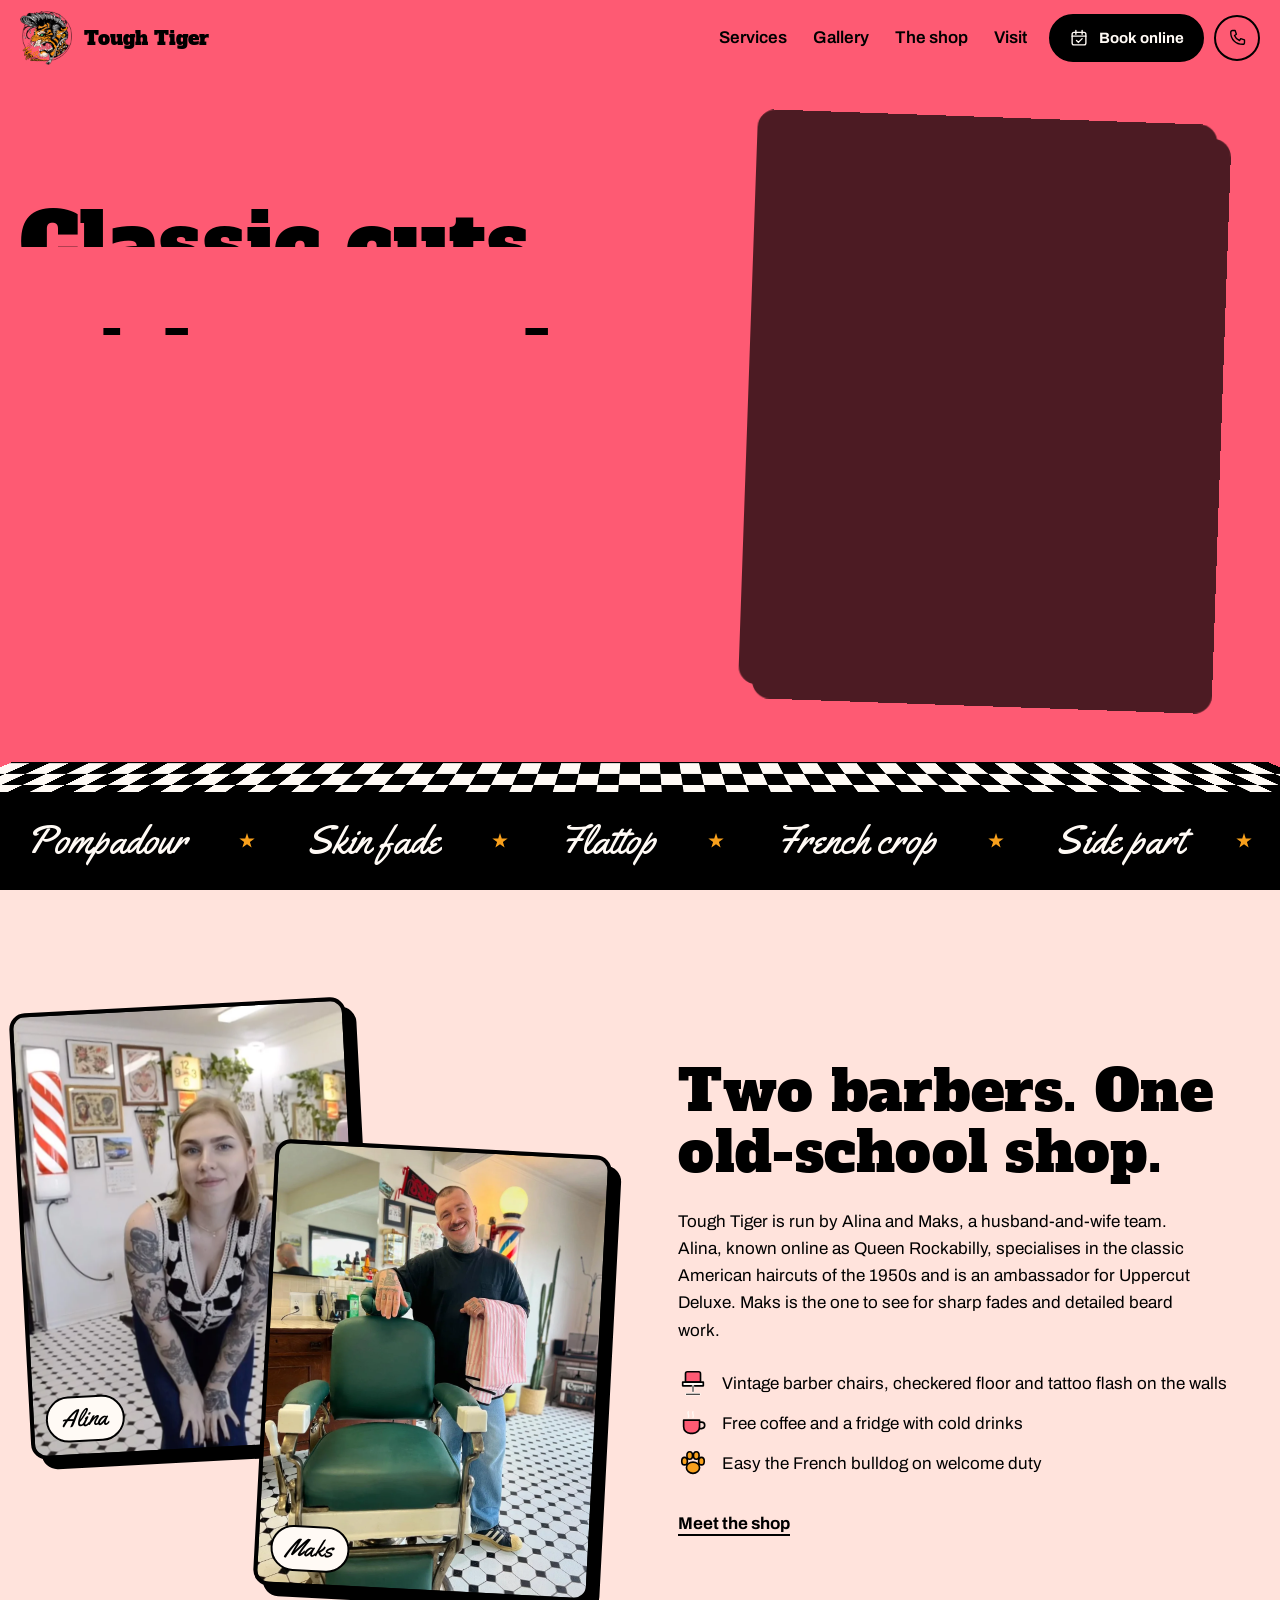
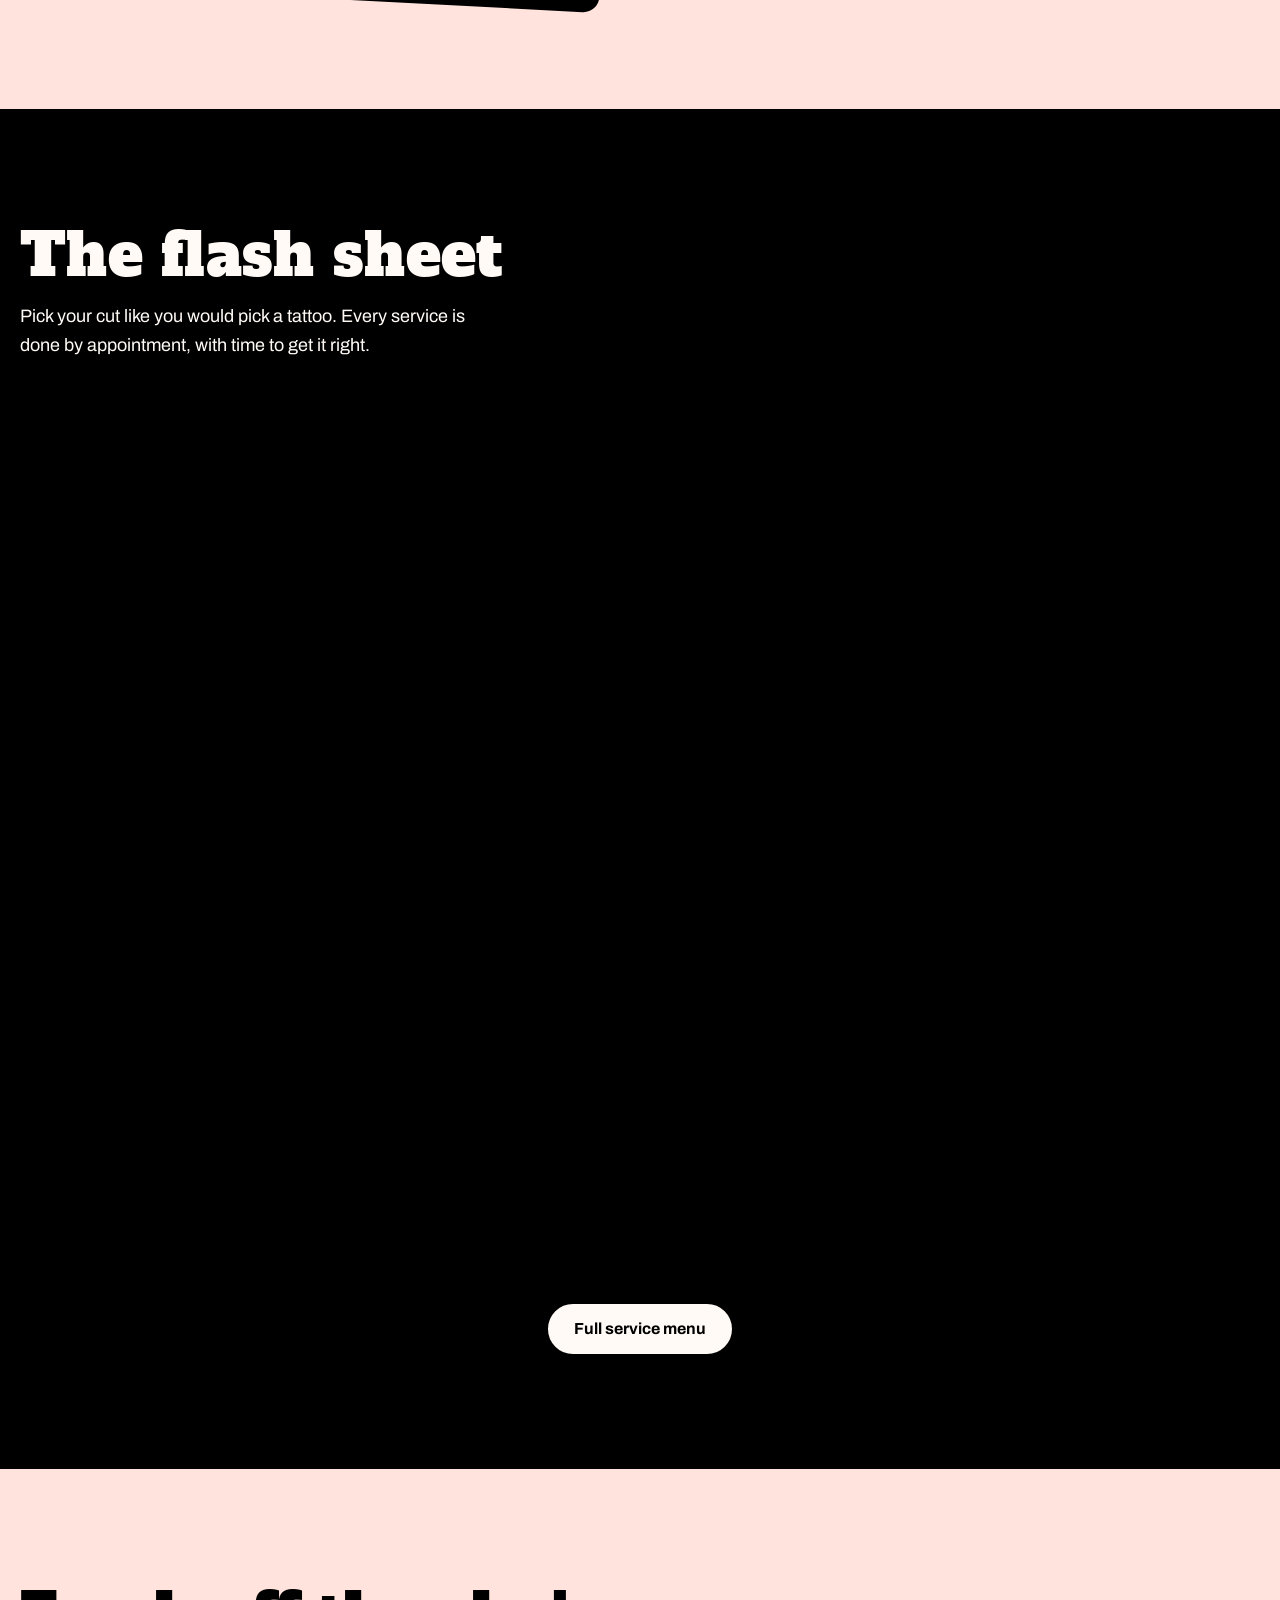
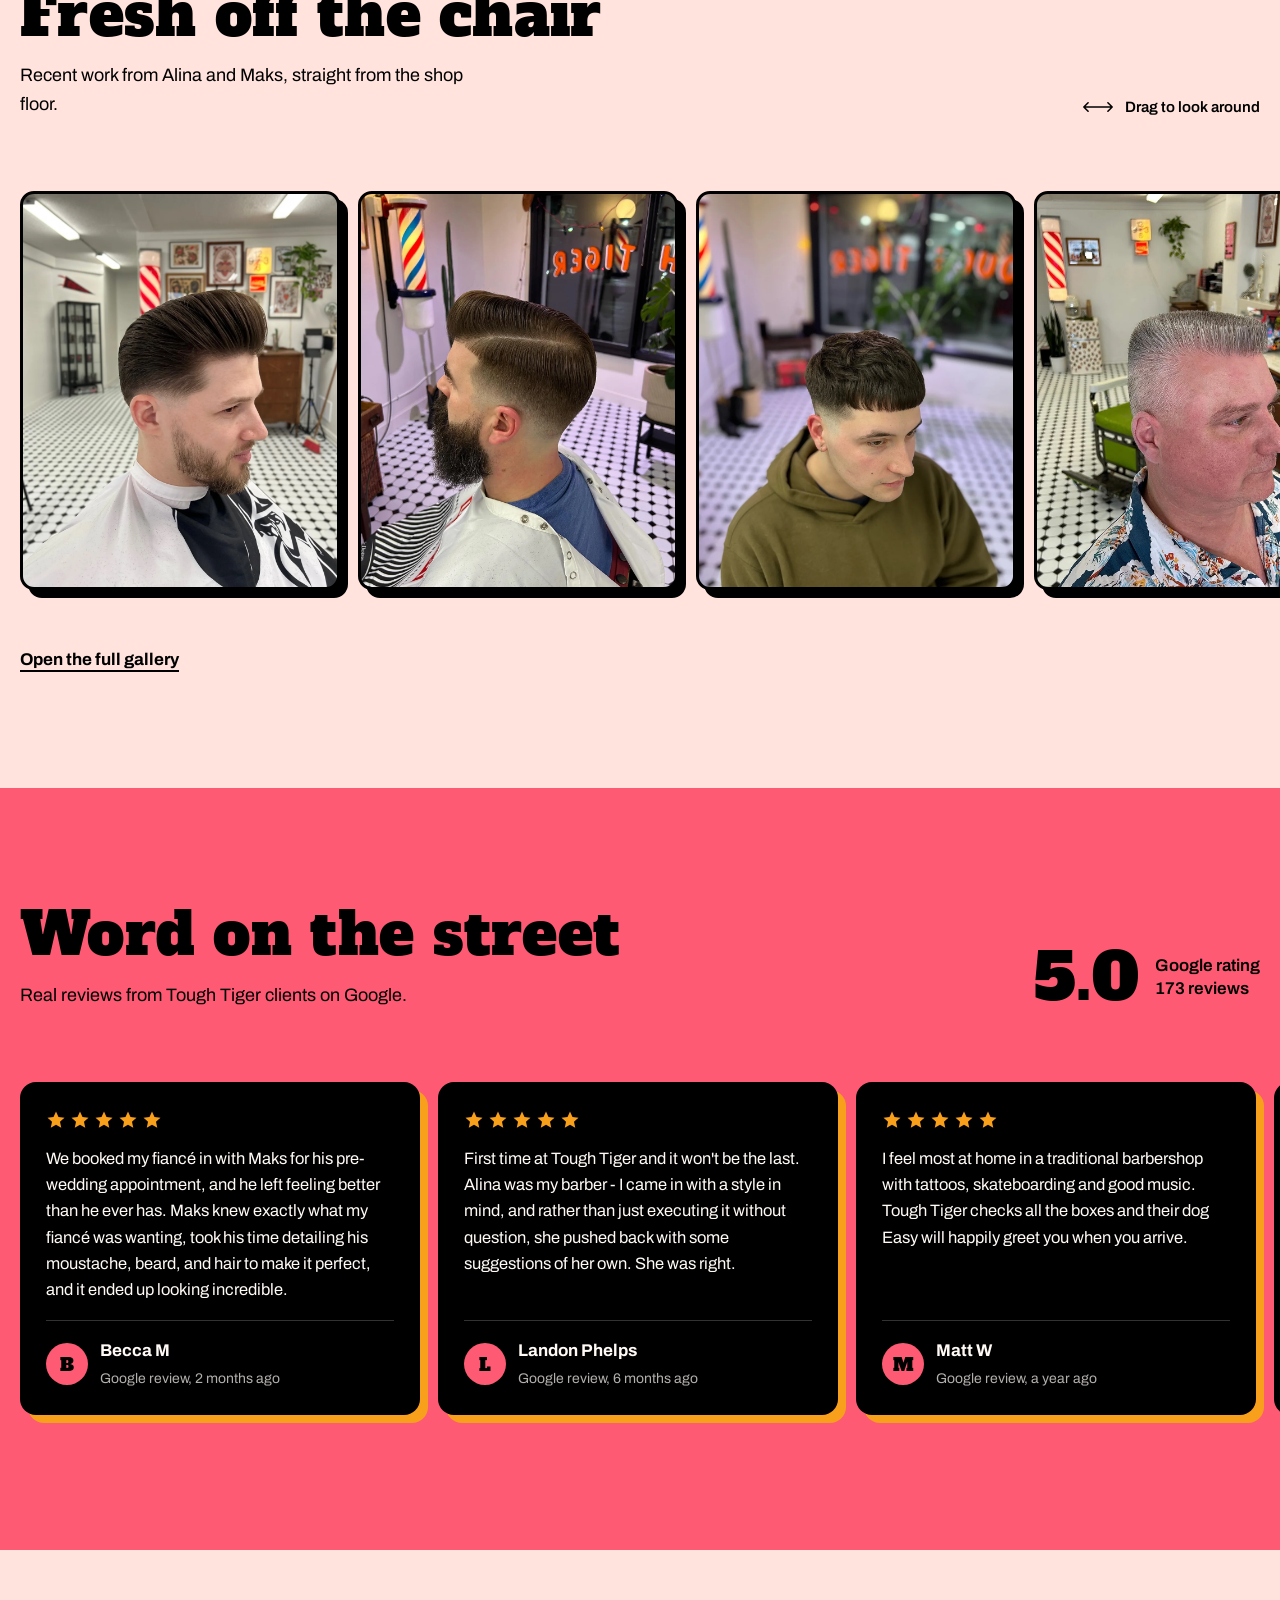
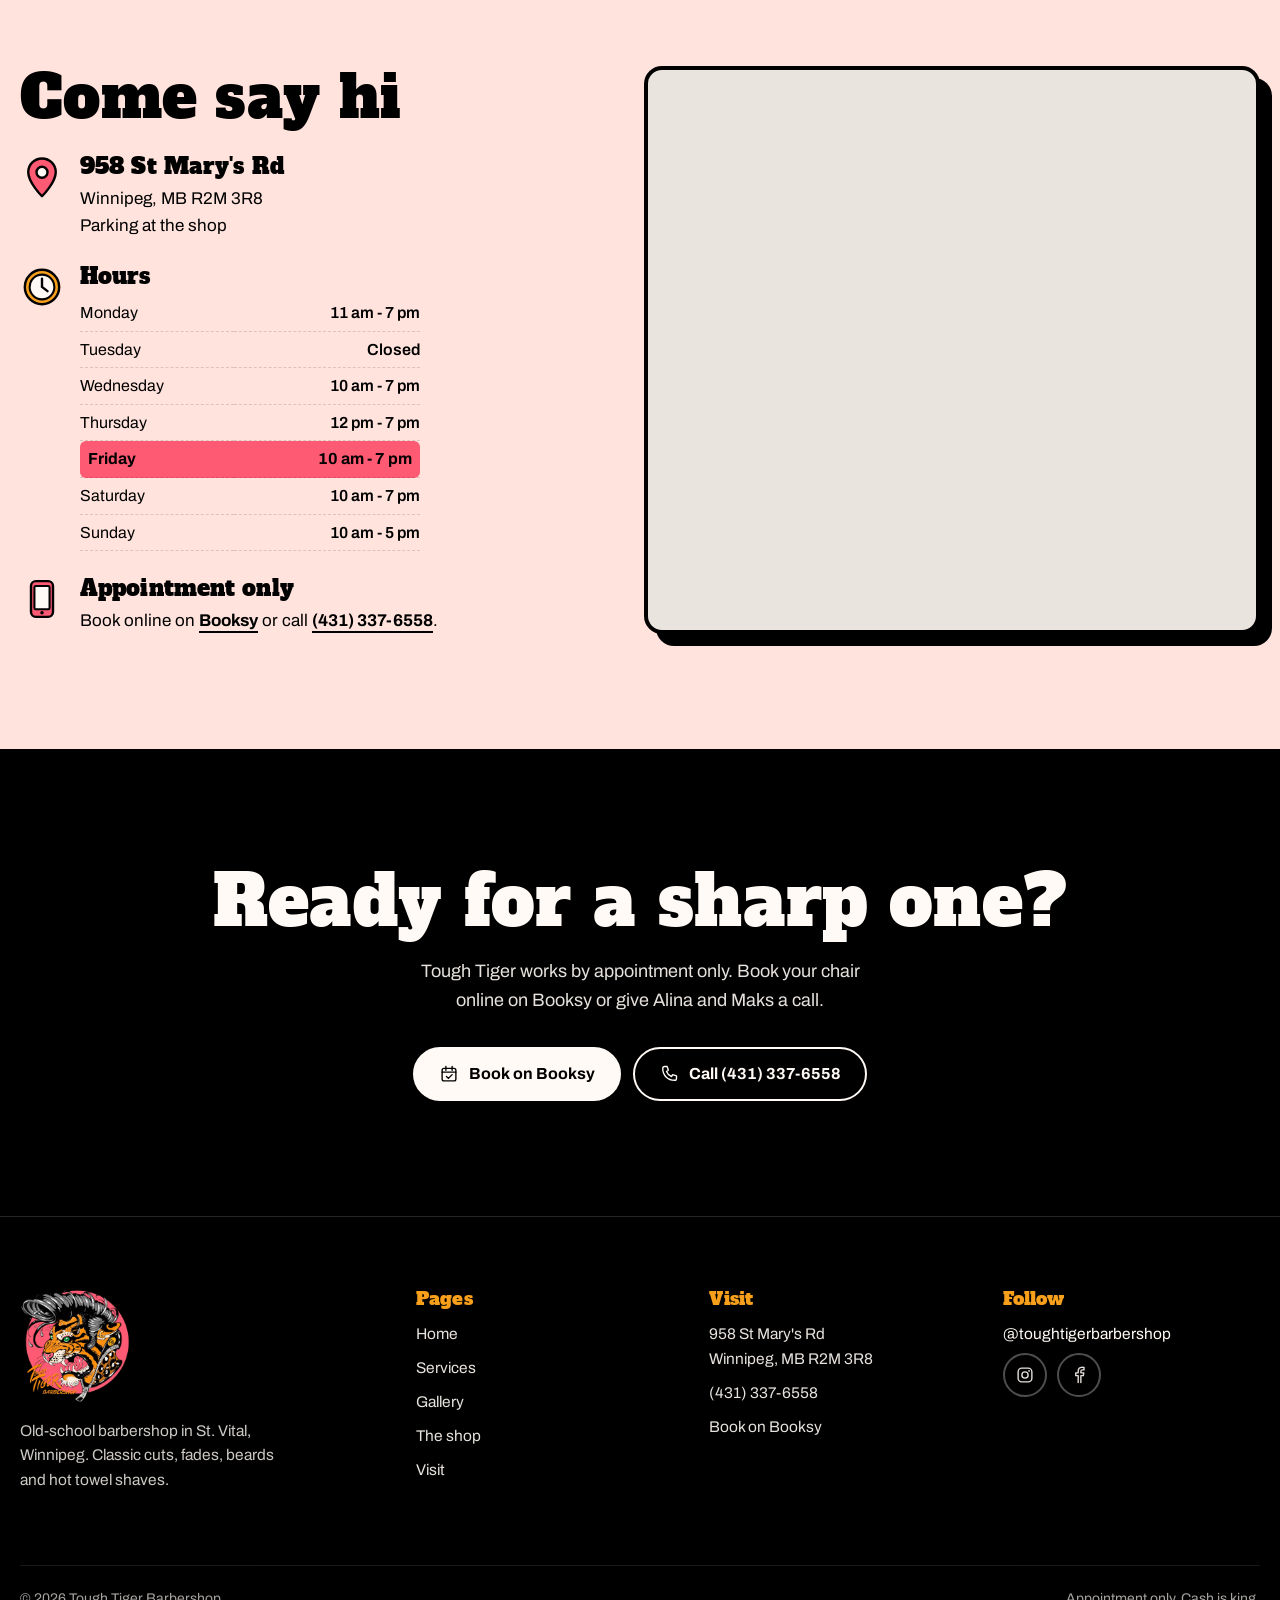
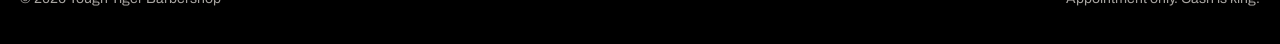
<file: index.html>
<!doctype html>
<html lang="en" class="no-js">
<head>
<meta charset="utf-8">
<meta name="viewport" content="width=device-width, initial-scale=1, viewport-fit=cover">
<script>(function(d){d.classList.remove("no-js");if(!matchMedia("(prefers-reduced-motion: reduce)").matches){d.classList.add("js-anim");setTimeout(function(){d.classList.remove("js-anim")},3500)}})(document.documentElement)</script>
<title>Tough Tiger Barbershop | Old-school barber in St. Vital, Winnipeg</title>
<meta name="description" content="Classic haircuts, skin fades, beard trims and hot towel shaves by Alina and Maks at 958 St Mary's Rd, Winnipeg. Appointment only. Call (431) 337-6558.">
<meta name="robots" content="noindex, nofollow">
<meta name="theme-color" content="#fe5a73">
<meta property="og:type" content="website">
<meta property="og:site_name" content="Tough Tiger Barbershop">
<meta property="og:title" content="Tough Tiger Barbershop | Old-school barber in St. Vital, Winnipeg">
<meta property="og:description" content="Classic haircuts, skin fades, beard trims and hot towel shaves by Alina and Maks at 958 St Mary's Rd, Winnipeg. Appointment only. Call (431) 337-6558.">
<meta property="og:url" content="https://konkos-design.github.io/tough-tiger-barbershop/">
<meta property="og:image" content="https://konkos-design.github.io/tough-tiger-barbershop/img/og-image.jpg">
<meta property="og:image:width" content="1200">
<meta property="og:image:height" content="630">
<meta name="twitter:card" content="summary_large_image">
<meta name="twitter:title" content="Tough Tiger Barbershop | Old-school barber in St. Vital, Winnipeg">
<meta name="twitter:description" content="Classic haircuts, skin fades, beard trims and hot towel shaves by Alina and Maks at 958 St Mary's Rd, Winnipeg. Appointment only. Call (431) 337-6558.">
<meta name="twitter:image" content="https://konkos-design.github.io/tough-tiger-barbershop/img/og-image.jpg">
<link rel="icon" href="favicon.ico" sizes="any">
<link rel="icon" href="img/favicon.svg" type="image/svg+xml">
<link rel="apple-touch-icon" href="img/apple-touch-icon.png">
<link rel="preload" href="fonts/alfa-slab-one-latin-400-normal.woff2" as="font" type="font/woff2" crossorigin>
<link rel="preload" href="fonts/yellowtail-latin-400-normal.woff2" as="font" type="font/woff2" crossorigin>
<link rel="stylesheet" href="css/style.css">
</head>
<body>
<a class="skip" href="#main">Skip to content</a>
<div class="pole" aria-hidden="true"></div>
<header class="hdr" id="hdr">
  <div class="hdr__in">
    <a class="brand" href="index.html" aria-label="Tough Tiger Barbershop, home"><img src="img/logo.webp" alt="" width="52" height="54"><span>Tough Tiger</span></a>
    <nav class="nav" aria-label="Main"><a href="services.html">Services</a><a href="gallery.html">Gallery</a><a href="about.html">The shop</a><a href="contact.html">Visit</a></nav>
    <div class="hdr__act"><a class="btn" href="https://toughtigerbarbershop.booksy.com/" target="_blank" rel="noopener"><svg aria-hidden="true"><use href="img/icons.svg#s-cal"/></svg>Book online</a><a class="hdr__tel" href="tel:+14313376558" aria-label="Call (431) 337-6558"><svg aria-hidden="true"><use href="img/icons.svg#s-phone"/></svg></a></div>
    <button class="burger" type="button" aria-label="Open menu" aria-expanded="false" aria-controls="mnav"><i></i><i></i><i></i></button>
  </div>
</header>
<nav class="mnav" id="mnav" aria-label="Mobile"><a href="index.html">Home</a><a href="services.html">Services</a><a href="gallery.html">Gallery</a><a href="about.html">The shop</a><a href="contact.html">Visit</a><div class="mnav__act"><a class="btn btn--light" href="https://toughtigerbarbershop.booksy.com/" target="_blank" rel="noopener"><svg aria-hidden="true"><use href="img/icons.svg#s-cal"/></svg>Book on Booksy</a><a class="btn" href="tel:+14313376558"><svg aria-hidden="true"><use href="img/icons.svg#s-phone"/></svg>Call (431) 337-6558</a></div></nav>
<main id="main">

<section class="hero" aria-labelledby="h1">
  <div class="hero__grid">
    <div class="hero__txt">
      <h1 id="h1"><span class="ln"><span>Classic cuts</span></span><span class="ln"><span>with a tough</span></span><span class="ln"><span>tiger bite.</span></span></h1>
      <p class="hero__lead">Old-school barbering in St. Vital, Winnipeg</p>
      <p class="hero__sub">Pompadours, fades, beards and hot towel shaves by Alina and Maks. Appointment only: book online or call.</p>
      <div class="hero__cta"><a class="btn" href="https://toughtigerbarbershop.booksy.com/" target="_blank" rel="noopener"><svg aria-hidden="true"><use href="img/icons.svg#s-cal"/></svg>Book online</a><a class="btn btn--ghost" href="tel:+14313376558"><svg aria-hidden="true"><use href="img/icons.svg#s-phone"/></svg>Call now</a></div>
    </div>
    <div class="hero__media">
      <div class="hero__frame"><div class="hero__reveal hero__frame-in"><img src="img/hero-maks-styling.webp" alt="Maks styling a client's hair in a vintage green barber chair" width="1440" height="1799" fetchpriority="high"></div><div class="badge" aria-hidden="true">
  <div class="badge__disc"></div>
  <svg class="badge__ring" viewBox="0 0 170 170"><defs><path id="ring" d="M85 85 m-66 0 a66 66 0 1 1 132 0 a66 66 0 1 1 -132 0"/></defs><text><textPath href="#ring">APPOINTMENT ONLY &#9733; CASH IS KING &#9733;</textPath></text></svg>
  <img src="img/logo.webp" alt="" width="102" height="105">
</div></div>
    </div>
  </div>
  <div class="floor" aria-hidden="true"></div>
</section>

<div class="marq" aria-hidden="true"><div class="marq__track"><span>Pompadour</span><span>Skin fade</span><span>Flattop</span><span>French crop</span><span>Side part</span><span>Mullet</span><span>Hot towel shave</span><span>Beard sculpting</span><span>Pompadour</span><span>Skin fade</span><span>Flattop</span><span>French crop</span><span>Side part</span><span>Mullet</span><span>Hot towel shave</span><span>Beard sculpting</span></div></div>

<section class="sec sec--blush">
  <div class="wrap intro">
    <div class="duo rv">
      <figure><img src="img/barber-alina.webp" alt="Alina, barber and co-owner" loading="lazy" width="720" height="1280"><figcaption>Alina</figcaption></figure>
      <figure><img src="img/barber-maks.webp" alt="Maks, barber and co-owner, next to a vintage barber chair" loading="lazy" width="1120" height="1400"><figcaption>Maks</figcaption></figure>
    </div>
    <div class="intro__txt rv">
      <h2>Two barbers. One old-school shop.</h2>
      <p>Tough Tiger is run by Alina and Maks, a husband-and-wife team. Alina, known online as Queen Rockabilly, specialises in the classic American haircuts of the 1950s and is an ambassador for Uppercut Deluxe. Maks is the one to see for sharp fades and detailed beard work.</p>
      <ul class="ticks">
        <li><svg aria-hidden="true"><use href="img/icons.svg#m-chair"/></svg><span>Vintage barber chairs, checkered floor and tattoo flash on the walls</span></li>
        <li><svg aria-hidden="true"><use href="img/icons.svg#m-coffee"/></svg><span>Free coffee and a fridge with cold drinks</span></li>
        <li><svg aria-hidden="true"><use href="img/icons.svg#m-paw"/></svg><span>Easy the French bulldog on welcome duty</span></li>
      </ul>
      <a class="link" href="about.html">Meet the shop</a>
    </div>
  </div>
</section>

<section class="sec sec--ink" id="services">
  <div class="wrap">
    <div class="sec__head rv"><div><h2>The flash sheet</h2><p>Pick your cut like you would pick a tattoo. Every service is done by appointment, with time to get it right.</p></div></div>
    <div class="flash"><article class="card"><svg class="card__ico" aria-hidden="true"><use href="img/icons.svg#i-cut"/></svg><span class="ribbon"><svg viewBox="0 0 320 64" preserveAspectRatio="none" aria-hidden="true"><path d="M4 18h40v34H4l12-17z" fill="#e8405b" stroke="#000" stroke-width="3.5" stroke-linejoin="round"/><path d="M316 18h-40v34h40l-12-17z" fill="#e8405b" stroke="#000" stroke-width="3.5" stroke-linejoin="round"/><path d="M36 8h248v38H36z" fill="#fe5a73" stroke="#000" stroke-width="3.5" stroke-linejoin="round"/><path d="M36 46l8 8V46M284 46l-8 8V46" fill="#000" stroke="#000" stroke-width="3" stroke-linejoin="round"/></svg><b>Regular Haircut</b></span><p>Scissor and clipper work for hair long enough to comb on top: a sharp or soft side part, back and sides from short to extra long.</p><div class="card__meta"><span class="price">$45</span><span class="dur">45 min</span></div></article><article class="card"><svg class="card__ico" aria-hidden="true"><use href="img/icons.svg#i-clipper"/></svg><span class="ribbon"><svg viewBox="0 0 320 64" preserveAspectRatio="none" aria-hidden="true"><path d="M4 18h40v34H4l12-17z" fill="#e8405b" stroke="#000" stroke-width="3.5" stroke-linejoin="round"/><path d="M316 18h-40v34h40l-12-17z" fill="#e8405b" stroke="#000" stroke-width="3.5" stroke-linejoin="round"/><path d="M36 8h248v38H36z" fill="#fe5a73" stroke="#000" stroke-width="3.5" stroke-linejoin="round"/><path d="M36 46l8 8V46M284 46l-8 8V46" fill="#000" stroke="#000" stroke-width="3" stroke-linejoin="round"/></svg><b>Skin / Taper Fade</b></span><p>Sides and back tapered down and blended into the skin, finished clean around the ears and neckline.</p><div class="card__meta"><span class="price">$53</span><span class="dur">1 hour</span></div></article><article class="card"><svg class="card__ico" aria-hidden="true"><use href="img/icons.svg#i-beard"/></svg><span class="ribbon"><svg viewBox="0 0 320 64" preserveAspectRatio="none" aria-hidden="true"><path d="M4 18h40v34H4l12-17z" fill="#e8405b" stroke="#000" stroke-width="3.5" stroke-linejoin="round"/><path d="M316 18h-40v34h40l-12-17z" fill="#e8405b" stroke="#000" stroke-width="3.5" stroke-linejoin="round"/><path d="M36 8h248v38H36z" fill="#fe5a73" stroke="#000" stroke-width="3.5" stroke-linejoin="round"/><path d="M36 46l8 8V46M284 46l-8 8V46" fill="#000" stroke="#000" stroke-width="3" stroke-linejoin="round"/></svg><b>Beard</b></span><p>Shaping and trimming, finished with hot and cold towels and a straight razor.</p><div class="card__meta"><span class="price"><small>from</small>$35</span><span class="dur">30 min</span></div></article><article class="card"><svg class="card__ico" aria-hidden="true"><use href="img/icons.svg#i-bolt"/></svg><span class="ribbon"><svg viewBox="0 0 320 64" preserveAspectRatio="none" aria-hidden="true"><path d="M4 18h40v34H4l12-17z" fill="#e8405b" stroke="#000" stroke-width="3.5" stroke-linejoin="round"/><path d="M316 18h-40v34h40l-12-17z" fill="#e8405b" stroke="#000" stroke-width="3.5" stroke-linejoin="round"/><path d="M36 8h248v38H36z" fill="#fe5a73" stroke="#000" stroke-width="3.5" stroke-linejoin="round"/><path d="M36 46l8 8V46M284 46l-8 8V46" fill="#000" stroke="#000" stroke-width="3" stroke-linejoin="round"/></svg><b>Buzz Cut</b></span><p>A very short, even cut all over with one or two clipper guards. Quick and tidy.</p><div class="card__meta"><span class="price"><small>from</small>$25</span><span class="dur">15 min</span></div></article><article class="card"><svg class="card__ico" aria-hidden="true"><use href="img/icons.svg#i-razor"/></svg><span class="ribbon"><svg viewBox="0 0 320 64" preserveAspectRatio="none" aria-hidden="true"><path d="M4 18h40v34H4l12-17z" fill="#e8405b" stroke="#000" stroke-width="3.5" stroke-linejoin="round"/><path d="M316 18h-40v34h40l-12-17z" fill="#e8405b" stroke="#000" stroke-width="3.5" stroke-linejoin="round"/><path d="M36 8h248v38H36z" fill="#fe5a73" stroke="#000" stroke-width="3.5" stroke-linejoin="round"/><path d="M36 46l8 8V46M284 46l-8 8V46" fill="#000" stroke="#000" stroke-width="3" stroke-linejoin="round"/></svg><b>Hot Towel Shave</b></span><p>A traditional straight razor shave with hot towels, done slow and close.</p><div class="card__meta"><span class="price">$40</span><span class="dur">40 min</span></div></article></div>
    <div class="flash__more rv"><a class="btn btn--light" href="services.html">Full service menu</a></div>
  </div>
</section>

<section class="sec sec--blush" aria-labelledby="work">
  <div class="wrap sec__head rv"><div><h2 id="work">Fresh off the chair</h2><p>Recent work from Alina and Maks, straight from the shop floor.</p></div><span class="strip-hint"><svg aria-hidden="true"><use href="img/icons.svg#s-drag"/></svg>Drag to look around</span></div>
  <div class="strip strip__pad" data-drag tabindex="0" aria-label="Recent haircuts, scroll sideways"><figure class="shot"><img src="img/cut-pompadour.webp" alt="Tall pompadour with a skin fade" loading="lazy" width="320" height="400"></figure><figure class="shot"><img src="img/cut-beard-sidepart.webp" alt="Side part with a full beard" loading="lazy" width="320" height="400"></figure><figure class="shot"><img src="img/cut-french-crop.webp" alt="French crop" loading="lazy" width="320" height="400"></figure><figure class="shot"><img src="img/cut-silver-slick.webp" alt="Classic slick back" loading="lazy" width="320" height="400"></figure><figure class="shot"><img src="img/cut-fade-sidepart.webp" alt="Hard side part with a fade" loading="lazy" width="320" height="400"></figure><figure class="shot"><img src="img/cut-mullet.webp" alt="Modern mullet" loading="lazy" width="320" height="400"></figure><figure class="shot"><img src="img/cut-full-beard.webp" alt="Pompadour and a long beard" loading="lazy" width="320" height="400"></figure><figure class="shot"><img src="img/cut-skin-fade.webp" alt="Skin fade" loading="lazy" width="320" height="400"></figure><figure class="shot"><img src="img/cut-textured-taper.webp" alt="Textured cut with a taper" loading="lazy" width="320" height="400"></figure></div>
  <div class="wrap" style="margin-top:28px"><a class="link" href="gallery.html">Open the full gallery</a></div>
</section>

<section class="sec sec--pink revs" aria-labelledby="rv-h">
  <div class="wrap sec__head rv"><div><h2 id="rv-h">Word on the street</h2><p>Real reviews from Tough Tiger clients on Google.</p></div><div class="score"><b>5.0</b><span>Google rating<br>173 reviews</span></div></div>
  <div class="strip strip__pad" data-drag tabindex="0" aria-label="Google reviews, scroll sideways"><article class="rev"><div class="rev__stars" role="img" aria-label="5 out of 5 stars"><svg aria-hidden="true"><use href="img/icons.svg#s-star"/></svg><svg aria-hidden="true"><use href="img/icons.svg#s-star"/></svg><svg aria-hidden="true"><use href="img/icons.svg#s-star"/></svg><svg aria-hidden="true"><use href="img/icons.svg#s-star"/></svg><svg aria-hidden="true"><use href="img/icons.svg#s-star"/></svg></div><blockquote>We booked my fiancé in with Maks for his pre-wedding appointment, and he left feeling better than he ever has. Maks knew exactly what my fiancé was wanting, took his time detailing his moustache, beard, and hair to make it perfect, and it ended up looking incredible.</blockquote><footer><span class="ava" aria-hidden="true">B</span><div><cite>Becca M</cite><small>Google review, 2 months ago</small></div></footer></article><article class="rev"><div class="rev__stars" role="img" aria-label="5 out of 5 stars"><svg aria-hidden="true"><use href="img/icons.svg#s-star"/></svg><svg aria-hidden="true"><use href="img/icons.svg#s-star"/></svg><svg aria-hidden="true"><use href="img/icons.svg#s-star"/></svg><svg aria-hidden="true"><use href="img/icons.svg#s-star"/></svg><svg aria-hidden="true"><use href="img/icons.svg#s-star"/></svg></div><blockquote>First time at Tough Tiger and it won&#x27;t be the last. Alina was my barber - I came in with a style in mind, and rather than just executing it without question, she pushed back with some suggestions of her own. She was right.</blockquote><footer><span class="ava" aria-hidden="true">L</span><div><cite>Landon Phelps</cite><small>Google review, 6 months ago</small></div></footer></article><article class="rev"><div class="rev__stars" role="img" aria-label="5 out of 5 stars"><svg aria-hidden="true"><use href="img/icons.svg#s-star"/></svg><svg aria-hidden="true"><use href="img/icons.svg#s-star"/></svg><svg aria-hidden="true"><use href="img/icons.svg#s-star"/></svg><svg aria-hidden="true"><use href="img/icons.svg#s-star"/></svg><svg aria-hidden="true"><use href="img/icons.svg#s-star"/></svg></div><blockquote>I feel most at home in a traditional barbershop with tattoos, skateboarding and good music. Tough Tiger checks all the boxes and their dog Easy will happily greet you when you arrive.</blockquote><footer><span class="ava" aria-hidden="true">M</span><div><cite>Matt W</cite><small>Google review, a year ago</small></div></footer></article><article class="rev"><div class="rev__stars" role="img" aria-label="5 out of 5 stars"><svg aria-hidden="true"><use href="img/icons.svg#s-star"/></svg><svg aria-hidden="true"><use href="img/icons.svg#s-star"/></svg><svg aria-hidden="true"><use href="img/icons.svg#s-star"/></svg><svg aria-hidden="true"><use href="img/icons.svg#s-star"/></svg><svg aria-hidden="true"><use href="img/icons.svg#s-star"/></svg></div><blockquote>Blown away! Maks attention to detail made for a truly great experience and cut. Not a lot of people can do a skin fade, or they rush through it, but he took his time and gave me one of the best I&#x27;ve had.</blockquote><footer><span class="ava" aria-hidden="true">A</span><div><cite>Adam Wagner</cite><small>Google review, 2 years ago</small></div></footer></article><article class="rev"><div class="rev__stars" role="img" aria-label="5 out of 5 stars"><svg aria-hidden="true"><use href="img/icons.svg#s-star"/></svg><svg aria-hidden="true"><use href="img/icons.svg#s-star"/></svg><svg aria-hidden="true"><use href="img/icons.svg#s-star"/></svg><svg aria-hidden="true"><use href="img/icons.svg#s-star"/></svg><svg aria-hidden="true"><use href="img/icons.svg#s-star"/></svg></div><blockquote>Alina and her husband are top notch barbers. They deserve all the success they can find in their new self-owned shop. Cool retro style and old school rock playing softly in the background. My search for a quality hair cut is over.</blockquote><footer><span class="ava" aria-hidden="true">C</span><div><cite>Curtis Rey</cite><small>Google review, 2 years ago</small></div></footer></article><article class="rev"><div class="rev__stars" role="img" aria-label="5 out of 5 stars"><svg aria-hidden="true"><use href="img/icons.svg#s-star"/></svg><svg aria-hidden="true"><use href="img/icons.svg#s-star"/></svg><svg aria-hidden="true"><use href="img/icons.svg#s-star"/></svg><svg aria-hidden="true"><use href="img/icons.svg#s-star"/></svg><svg aria-hidden="true"><use href="img/icons.svg#s-star"/></svg></div><blockquote>My husband loved his haircut! We drive 2.5 hours from Kenora for this barbershop!</blockquote><footer><span class="ava" aria-hidden="true">S</span><div><cite>Silia C</cite><small>Google review, 5 months ago</small></div></footer></article></div>
</section>

<section class="sec sec--blush" aria-labelledby="visit-h">
  <div class="wrap visit">
    <div class="info rv">
      <h2 class="h2" id="visit-h">Come say hi</h2>
      <div class="info__row"><svg aria-hidden="true"><use href="img/icons.svg#m-pin"/></svg><div><h3>958 St Mary's Rd</h3><p>Winnipeg, MB R2M 3R8<br>Parking at the shop</p></div></div>
      <div class="info__row"><svg aria-hidden="true"><use href="img/icons.svg#m-clock"/></svg><div><h3>Hours</h3><table class="hours"><tbody><tr data-day="0"><td>Monday</td><td>11 am - 7 pm</td></tr><tr data-day="1"><td>Tuesday</td><td>Closed</td></tr><tr data-day="2"><td>Wednesday</td><td>10 am - 7 pm</td></tr><tr data-day="3"><td>Thursday</td><td>12 pm - 7 pm</td></tr><tr data-day="4"><td>Friday</td><td>10 am - 7 pm</td></tr><tr data-day="5"><td>Saturday</td><td>10 am - 7 pm</td></tr><tr data-day="6"><td>Sunday</td><td>10 am - 5 pm</td></tr></tbody></table></div></div>
      <div class="info__row"><svg aria-hidden="true"><use href="img/icons.svg#m-phone"/></svg><div><h3>Appointment only</h3><p>Book online on <a class="link" href="https://toughtigerbarbershop.booksy.com/" target="_blank" rel="noopener">Booksy</a> or call <a class="link" href="tel:+14313376558">(431) 337-6558</a>.</p></div></div>
    </div>
    <div class="map rv"><iframe src="https://www.google.com/maps?q=Tough+Tiger+Barbershop,+958+St+Mary%27s+Rd,+Winnipeg,+MB&z=15&output=embed" title="Map to Tough Tiger Barbershop" loading="lazy" referrerpolicy="no-referrer-when-downgrade"></iframe></div>
  </div>
</section>
<section class="sec cta">
  <div class="wrap rv">
    <h2>Ready for a sharp one?</h2>
    <p>Tough Tiger works by appointment only. Book your chair online on Booksy or give Alina and Maks a call.</p>
    <div class="row"><a class="btn btn--light" href="https://toughtigerbarbershop.booksy.com/" target="_blank" rel="noopener"><svg aria-hidden="true"><use href="img/icons.svg#s-cal"/></svg>Book on Booksy</a><a class="btn btn--ghost" style="--fg:#fffaf5;border-color:#fffaf5" href="tel:+14313376558"><svg aria-hidden="true"><use href="img/icons.svg#s-phone"/></svg>Call (431) 337-6558</a></div>
  </div>
</section></main>
<footer class="ftr">
  <div class="wrap">
    <div class="ftr__g">
      <div class="ftr__brand"><img src="img/logo.webp" alt="Tough Tiger Barbershop logo" width="110" height="114" loading="lazy"><p>Old-school barbershop in St. Vital, Winnipeg. Classic cuts, fades, beards and hot towel shaves.</p></div>
      <div><h3>Pages</h3><ul><li><a href="index.html">Home</a></li><li><a href="services.html">Services</a></li><li><a href="gallery.html">Gallery</a></li><li><a href="about.html">The shop</a></li><li><a href="contact.html">Visit</a></li></ul></div>
      <div><h3>Visit</h3><ul><li><a href="https://www.google.com/maps/place/Tough+Tiger+Barbershop/@49.8421307,-97.1126876,17z/data=!4m6!3m5!1s0x52ea7775c4e886c9:0xaa5c6d4cc786e0d0!8m2!3d49.8421307!4d-97.1126876!16s%2Fg%2F11lcs3k41g" target="_blank" rel="noopener">958 St Mary's Rd<br>Winnipeg, MB R2M 3R8</a></li><li><a href="tel:+14313376558">(431) 337-6558</a></li><li><a href="https://toughtigerbarbershop.booksy.com/" target="_blank" rel="noopener">Book on Booksy</a></li></ul></div>
      <div><h3>Follow</h3><ul><li>@toughtigerbarbershop</li></ul><div class="ftr__soc"><a href="https://www.instagram.com/toughtigerbarbershop/" target="_blank" rel="noopener" aria-label="Instagram"><svg aria-hidden="true"><use href="img/icons.svg#s-ig"/></svg></a><a href="https://www.facebook.com/queenrockabillyschool/" target="_blank" rel="noopener" aria-label="Facebook"><svg aria-hidden="true"><use href="img/icons.svg#s-fb"/></svg></a></div></div>
    </div>
    <div class="ftr__bot"><span>&copy; <span data-year>2026</span> Tough Tiger Barbershop</span><span>Appointment only. Cash is king.</span></div>
  </div>
</footer>
<script src="js/gsap.min.js" defer></script>
<script src="js/ScrollTrigger.min.js" defer></script>
<script src="js/main.js" defer></script>
</body>
</html>
</file>
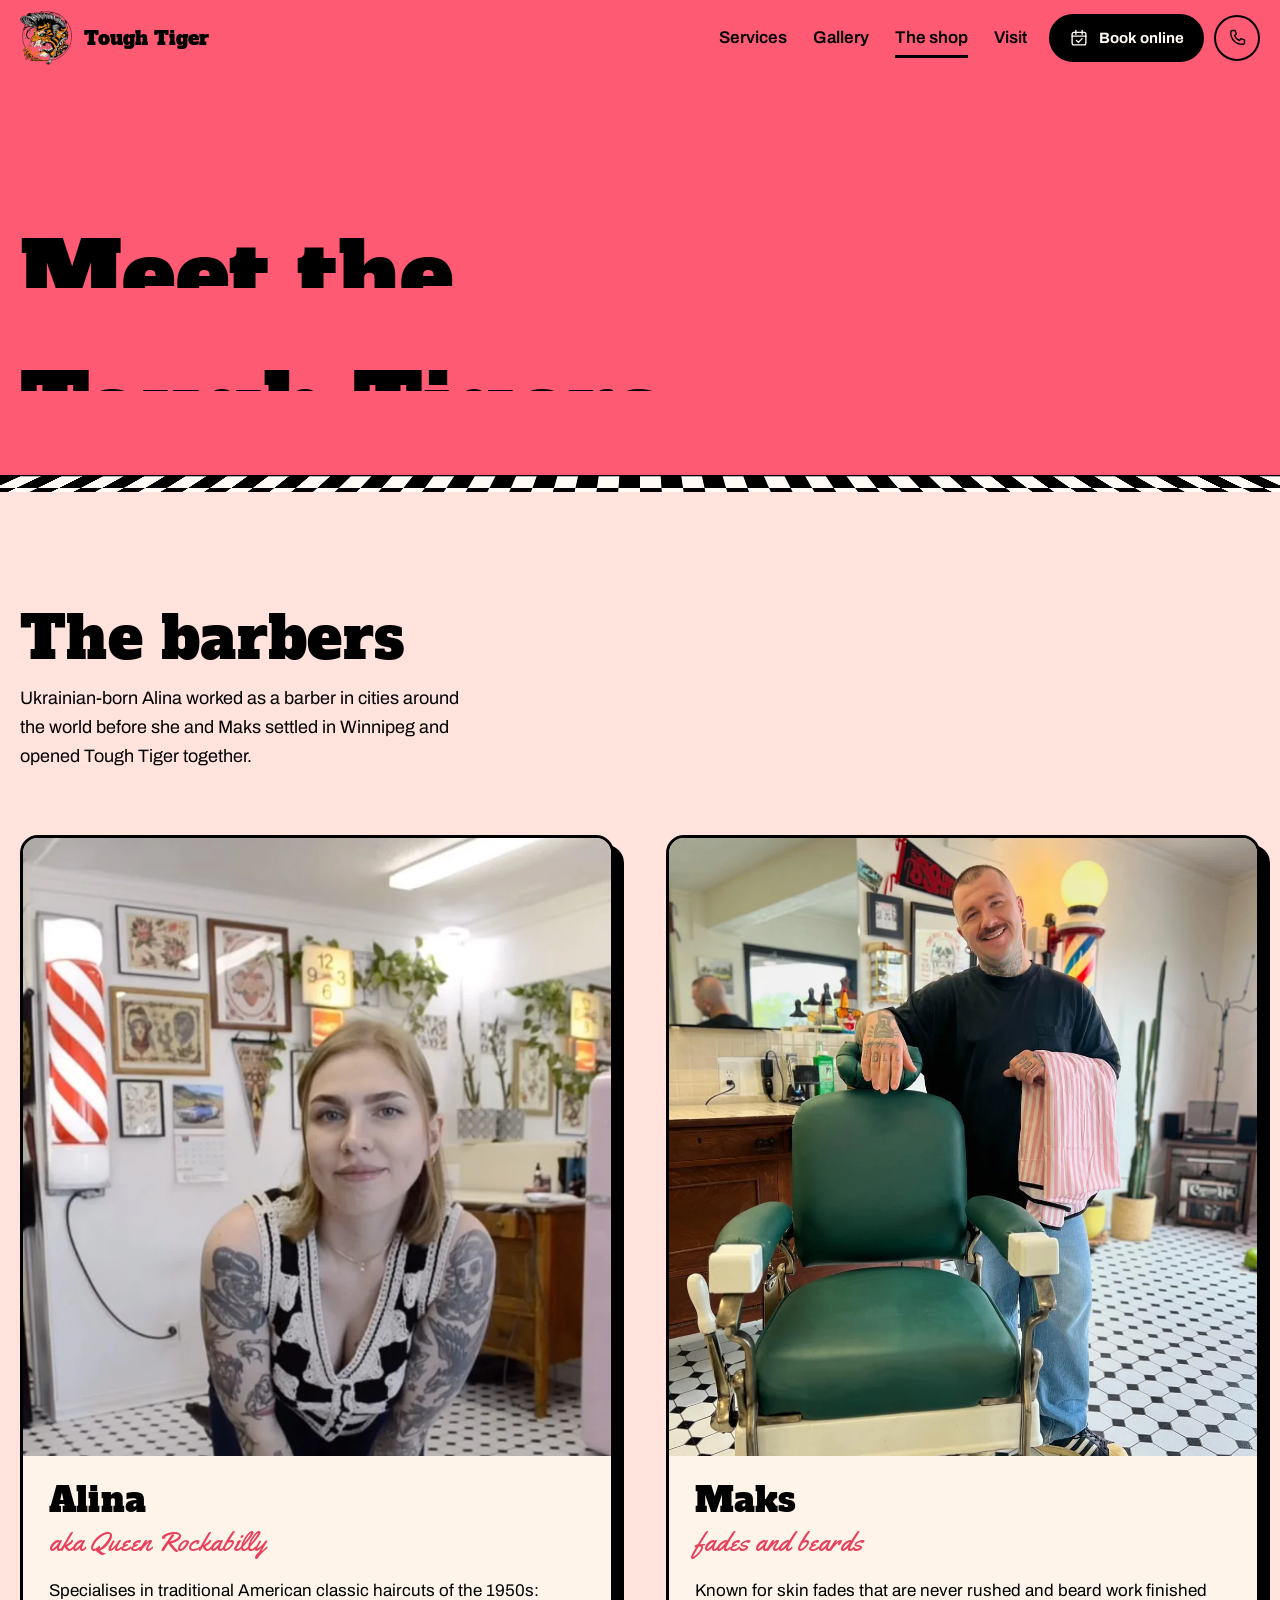
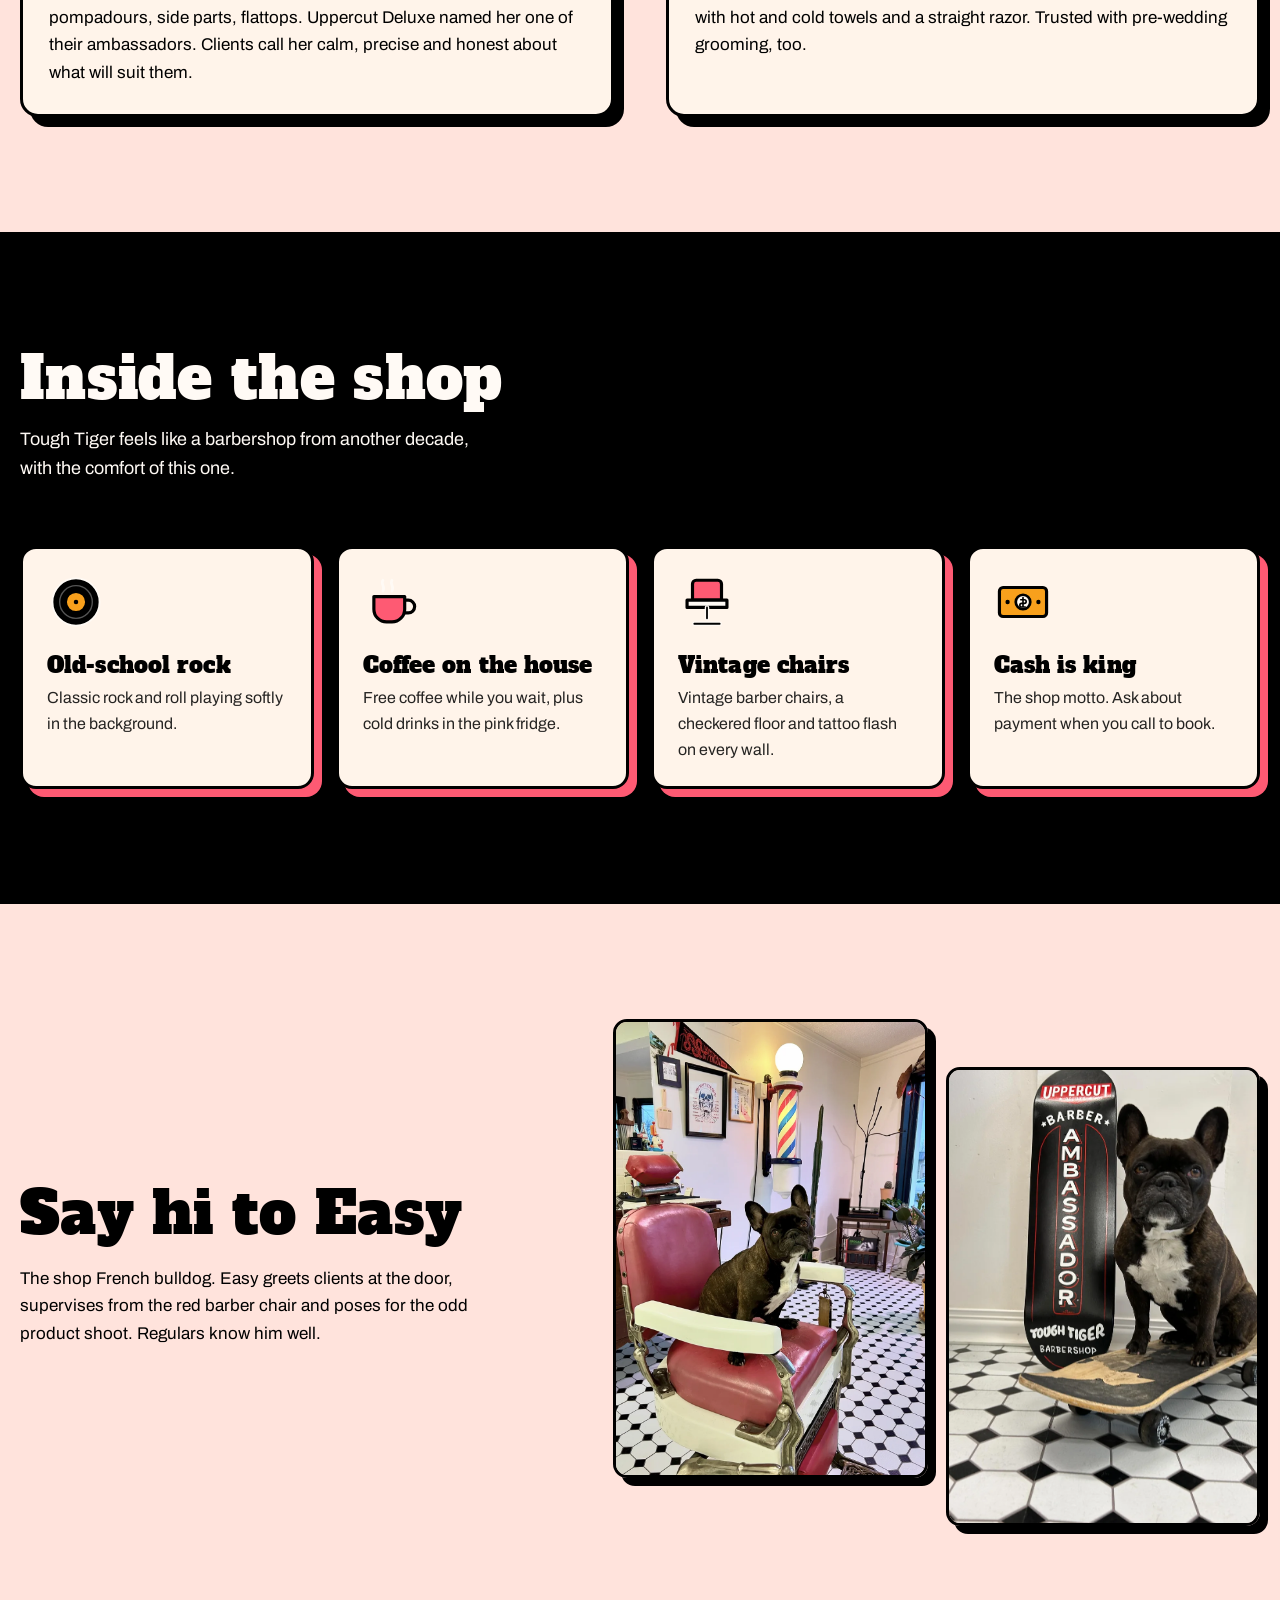
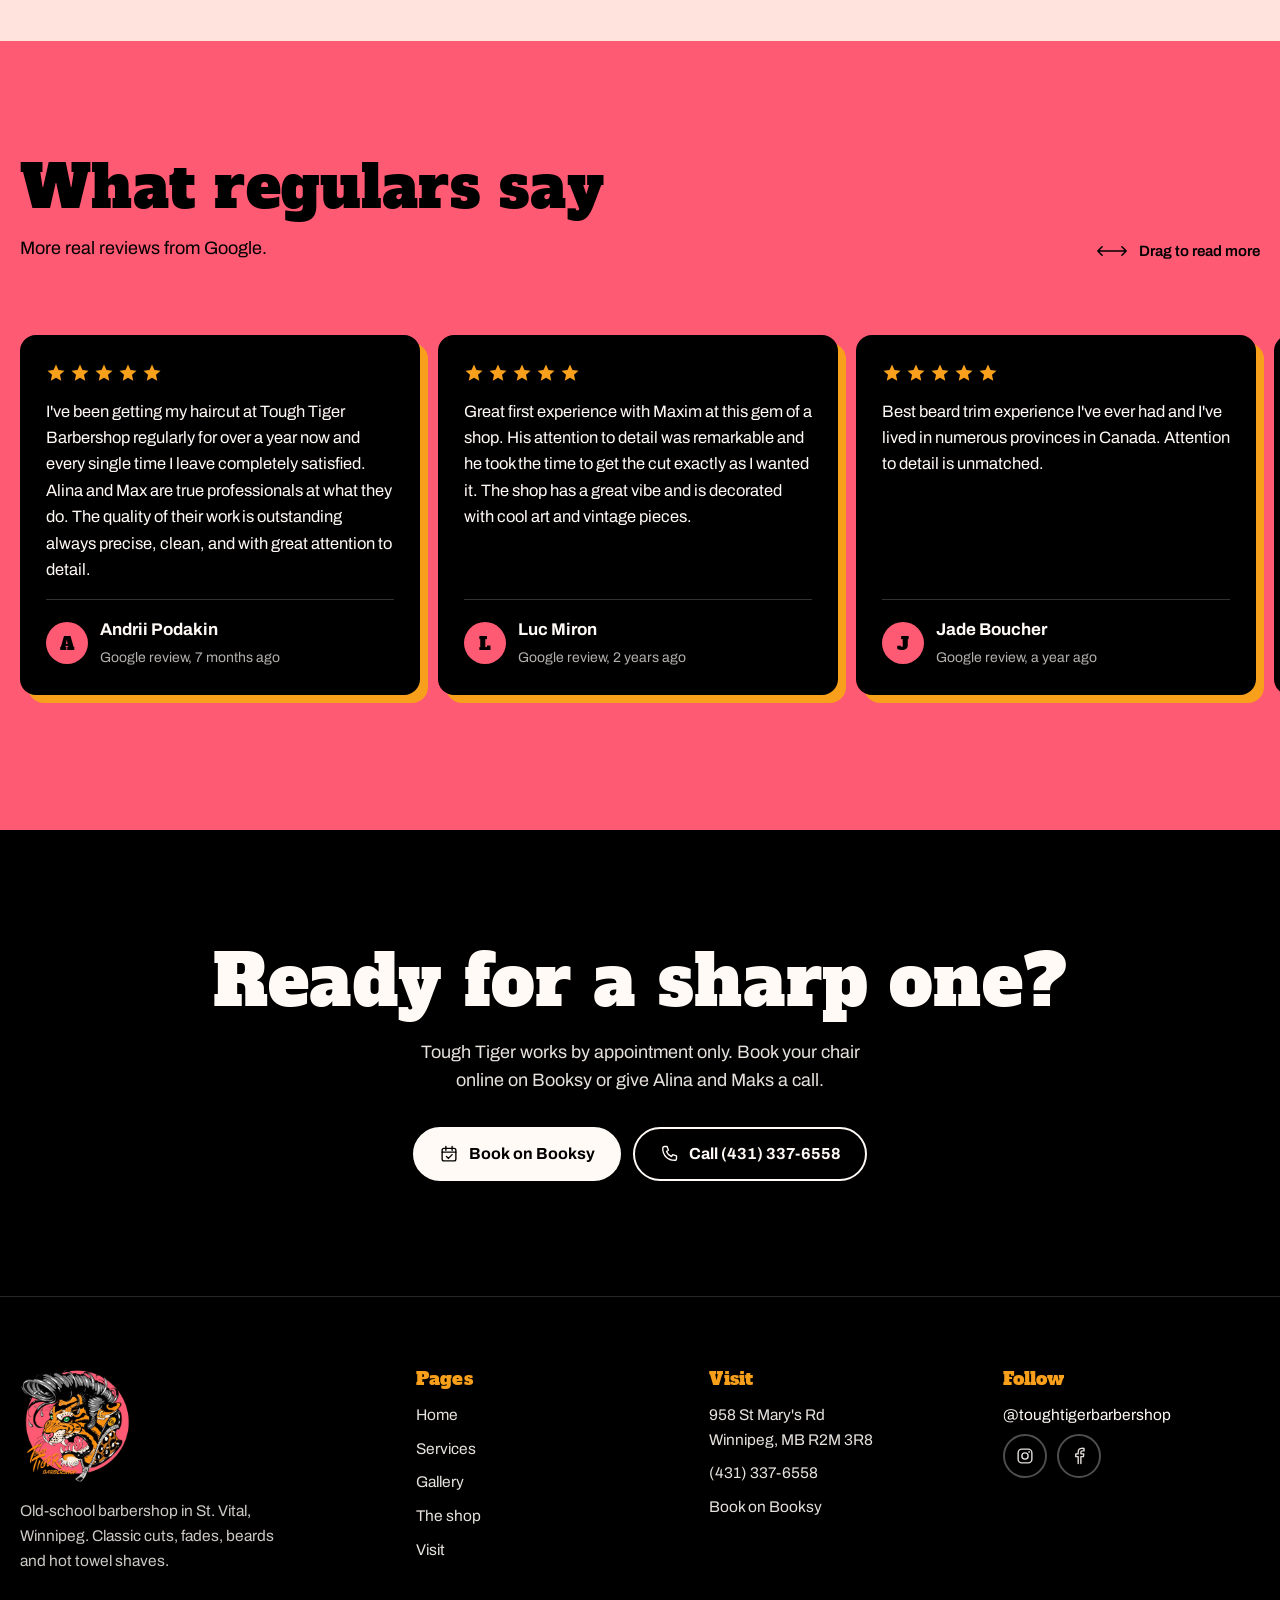
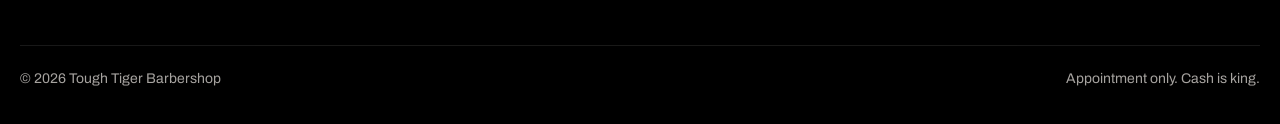
<file: about.html>
<!doctype html>
<html lang="en" class="no-js">
<head>
<meta charset="utf-8">
<meta name="viewport" content="width=device-width, initial-scale=1, viewport-fit=cover">
<script>(function(d){d.classList.remove("no-js");if(!matchMedia("(prefers-reduced-motion: reduce)").matches){d.classList.add("js-anim");setTimeout(function(){d.classList.remove("js-anim")},3500)}})(document.documentElement)</script>
<title>The shop | Tough Tiger Barbershop</title>
<meta name="description" content="Meet Alina (Queen Rockabilly) and Maks, the husband-and-wife barbers behind Tough Tiger Barbershop in St. Vital, Winnipeg.">
<meta name="robots" content="noindex, nofollow">
<meta name="theme-color" content="#fe5a73">
<meta property="og:type" content="website">
<meta property="og:site_name" content="Tough Tiger Barbershop">
<meta property="og:title" content="The shop | Tough Tiger Barbershop">
<meta property="og:description" content="Meet Alina (Queen Rockabilly) and Maks, the husband-and-wife barbers behind Tough Tiger Barbershop in St. Vital, Winnipeg.">
<meta property="og:url" content="https://konkos-design.github.io/tough-tiger-barbershop/about.html">
<meta property="og:image" content="https://konkos-design.github.io/tough-tiger-barbershop/img/og-image.jpg">
<meta property="og:image:width" content="1200">
<meta property="og:image:height" content="630">
<meta name="twitter:card" content="summary_large_image">
<meta name="twitter:title" content="The shop | Tough Tiger Barbershop">
<meta name="twitter:description" content="Meet Alina (Queen Rockabilly) and Maks, the husband-and-wife barbers behind Tough Tiger Barbershop in St. Vital, Winnipeg.">
<meta name="twitter:image" content="https://konkos-design.github.io/tough-tiger-barbershop/img/og-image.jpg">
<link rel="icon" href="favicon.ico" sizes="any">
<link rel="icon" href="img/favicon.svg" type="image/svg+xml">
<link rel="apple-touch-icon" href="img/apple-touch-icon.png">
<link rel="preload" href="fonts/alfa-slab-one-latin-400-normal.woff2" as="font" type="font/woff2" crossorigin>
<link rel="preload" href="fonts/yellowtail-latin-400-normal.woff2" as="font" type="font/woff2" crossorigin>
<link rel="stylesheet" href="css/style.css">
</head>
<body>
<a class="skip" href="#main">Skip to content</a>
<div class="pole" aria-hidden="true"></div>
<header class="hdr" id="hdr">
  <div class="hdr__in">
    <a class="brand" href="index.html" aria-label="Tough Tiger Barbershop, home"><img src="img/logo.webp" alt="" width="52" height="54"><span>Tough Tiger</span></a>
    <nav class="nav" aria-label="Main"><a href="services.html">Services</a><a href="gallery.html">Gallery</a><a href="about.html" aria-current=page>The shop</a><a href="contact.html">Visit</a></nav>
    <div class="hdr__act"><a class="btn" href="https://toughtigerbarbershop.booksy.com/" target="_blank" rel="noopener"><svg aria-hidden="true"><use href="img/icons.svg#s-cal"/></svg>Book online</a><a class="hdr__tel" href="tel:+14313376558" aria-label="Call (431) 337-6558"><svg aria-hidden="true"><use href="img/icons.svg#s-phone"/></svg></a></div>
    <button class="burger" type="button" aria-label="Open menu" aria-expanded="false" aria-controls="mnav"><i></i><i></i><i></i></button>
  </div>
</header>
<nav class="mnav" id="mnav" aria-label="Mobile"><a href="index.html">Home</a><a href="services.html">Services</a><a href="gallery.html">Gallery</a><a href="about.html">The shop</a><a href="contact.html">Visit</a><div class="mnav__act"><a class="btn btn--light" href="https://toughtigerbarbershop.booksy.com/" target="_blank" rel="noopener"><svg aria-hidden="true"><use href="img/icons.svg#s-cal"/></svg>Book on Booksy</a><a class="btn" href="tel:+14313376558"><svg aria-hidden="true"><use href="img/icons.svg#s-phone"/></svg>Call (431) 337-6558</a></div></nav>
<main id="main">
<section class="phero"><div class="phero__in"><h1><span class="ln"><span>Meet the</span></span><span class="ln"><span>Tough Tigers</span></span></h1><div class="phero__side"><div class="badge" aria-hidden="true">
  <div class="badge__disc"></div>
  <svg class="badge__ring" viewBox="0 0 170 170"><defs><path id="ring" d="M85 85 m-66 0 a66 66 0 1 1 132 0 a66 66 0 1 1 -132 0"/></defs><text><textPath href="#ring">APPOINTMENT ONLY &#9733; CASH IS KING &#9733;</textPath></text></svg>
  <img src="img/logo.webp" alt="" width="102" height="105">
</div><p>A small, independent shop opened by two barbers who love the classics.</p></div></div><div class="floor" aria-hidden="true"></div></section>
<section class="sec sec--blush">
  <div class="wrap">
    <div class="sec__head rv" style="grid-template-columns:1fr"><div><h2>The barbers</h2><p>Ukrainian-born Alina worked as a barber in cities around the world before she and Maks settled in Winnipeg and opened Tough Tiger together.</p></div></div>
    <div class="barbers">
      <article class="barber rv"><img src="img/barber-alina.webp" alt="Alina at Tough Tiger Barbershop" loading="lazy" width="720" height="1280"><div class="barber__b"><h3>Alina</h3><span class="script">aka Queen Rockabilly</span><p>Specialises in traditional American classic haircuts of the 1950s: pompadours, side parts, flattops. Uppercut Deluxe named her one of their ambassadors. Clients call her calm, precise and honest about what will suit them.</p></div></article>
      <article class="barber rv"><img src="img/barber-maks.webp" alt="Maks at Tough Tiger Barbershop" loading="lazy" width="1120" height="1400"><div class="barber__b"><h3>Maks</h3><span class="script">fades and beards</span><p>Known for skin fades that are never rushed and beard work finished with hot and cold towels and a straight razor. Trusted with pre-wedding grooming, too.</p></div></article>
    </div>
  </div>
</section>

<section class="sec sec--ink">
  <div class="wrap">
    <div class="sec__head rv"><div><h2>Inside the shop</h2><p>Tough Tiger feels like a barbershop from another decade, with the comfort of this one.</p></div></div>
    <div class="perks"><div class="perk rv"><svg aria-hidden="true"><use href="img/icons.svg#m-record"/></svg><h3>Old-school rock</h3><p>Classic rock and roll playing softly in the background.</p></div><div class="perk rv"><svg aria-hidden="true"><use href="img/icons.svg#m-coffee"/></svg><h3>Coffee on the house</h3><p>Free coffee while you wait, plus cold drinks in the pink fridge.</p></div><div class="perk rv"><svg aria-hidden="true"><use href="img/icons.svg#m-chair"/></svg><h3>Vintage chairs</h3><p>Vintage barber chairs, a checkered floor and tattoo flash on every wall.</p></div><div class="perk rv"><svg aria-hidden="true"><use href="img/icons.svg#m-cash"/></svg><h3>Cash is king</h3><p>The shop motto. Ask about payment when you call to book.</p></div></div>
  </div>
</section>

<section class="sec sec--blush">
  <div class="wrap easy">
    <div class="rv">
      <h2 class="h2" style="margin-bottom:20px">Say hi to Easy</h2>
      <p style="max-width:48ch">The shop French bulldog. Easy greets clients at the door, supervises from the red barber chair and poses for the odd product shoot. Regulars know him well.</p>
    </div>
    <div class="easy__pics rv">
      <figure><img src="img/easy-red-chair.webp" alt="Easy the French bulldog sitting in a red barber chair" loading="lazy" width="1120" height="1400"></figure>
      <figure><img src="img/easy-ambassador.webp" alt="Easy next to an Uppercut ambassador skateboard deck" loading="lazy" width="787" height="1400"></figure>
    </div>
  </div>
</section>

<section class="sec sec--pink revs" aria-labelledby="rv2">
  <div class="wrap sec__head rv"><div><h2 id="rv2">What regulars say</h2><p>More real reviews from Google.</p></div><span class="strip-hint"><svg aria-hidden="true"><use href="img/icons.svg#s-drag"/></svg>Drag to read more</span></div>
  <div class="strip strip__pad" data-drag tabindex="0" aria-label="Google reviews, scroll sideways"><article class="rev"><div class="rev__stars" role="img" aria-label="5 out of 5 stars"><svg aria-hidden="true"><use href="img/icons.svg#s-star"/></svg><svg aria-hidden="true"><use href="img/icons.svg#s-star"/></svg><svg aria-hidden="true"><use href="img/icons.svg#s-star"/></svg><svg aria-hidden="true"><use href="img/icons.svg#s-star"/></svg><svg aria-hidden="true"><use href="img/icons.svg#s-star"/></svg></div><blockquote>I&#x27;ve been getting my haircut at Tough Tiger Barbershop regularly for over a year now and every single time I leave completely satisfied. Alina and Max are true professionals at what they do. The quality of their work is outstanding always precise, clean, and with great attention to detail.</blockquote><footer><span class="ava" aria-hidden="true">A</span><div><cite>Andrii Podakin</cite><small>Google review, 7 months ago</small></div></footer></article><article class="rev"><div class="rev__stars" role="img" aria-label="5 out of 5 stars"><svg aria-hidden="true"><use href="img/icons.svg#s-star"/></svg><svg aria-hidden="true"><use href="img/icons.svg#s-star"/></svg><svg aria-hidden="true"><use href="img/icons.svg#s-star"/></svg><svg aria-hidden="true"><use href="img/icons.svg#s-star"/></svg><svg aria-hidden="true"><use href="img/icons.svg#s-star"/></svg></div><blockquote>Great first experience with Maxim at this gem of a shop. His attention to detail was remarkable and he took the time to get the cut exactly as I wanted it. The shop has a great vibe and is decorated with cool art and vintage pieces.</blockquote><footer><span class="ava" aria-hidden="true">L</span><div><cite>Luc Miron</cite><small>Google review, 2 years ago</small></div></footer></article><article class="rev"><div class="rev__stars" role="img" aria-label="5 out of 5 stars"><svg aria-hidden="true"><use href="img/icons.svg#s-star"/></svg><svg aria-hidden="true"><use href="img/icons.svg#s-star"/></svg><svg aria-hidden="true"><use href="img/icons.svg#s-star"/></svg><svg aria-hidden="true"><use href="img/icons.svg#s-star"/></svg><svg aria-hidden="true"><use href="img/icons.svg#s-star"/></svg></div><blockquote>Best beard trim experience I&#x27;ve ever had and I&#x27;ve lived in numerous provinces in Canada. Attention to detail is unmatched.</blockquote><footer><span class="ava" aria-hidden="true">J</span><div><cite>Jade Boucher</cite><small>Google review, a year ago</small></div></footer></article><article class="rev"><div class="rev__stars" role="img" aria-label="5 out of 5 stars"><svg aria-hidden="true"><use href="img/icons.svg#s-star"/></svg><svg aria-hidden="true"><use href="img/icons.svg#s-star"/></svg><svg aria-hidden="true"><use href="img/icons.svg#s-star"/></svg><svg aria-hidden="true"><use href="img/icons.svg#s-star"/></svg><svg aria-hidden="true"><use href="img/icons.svg#s-star"/></svg></div><blockquote>This place rocked. I had Max, and he was very meticulous. I was very impressed by the level of detail in the haircut, and left feeling fantastic after the touch ups with the straight razor and hot towel.</blockquote><footer><span class="ava" aria-hidden="true">B</span><div><cite>Brodie Buffett</cite><small>Google review, 2 years ago</small></div></footer></article><article class="rev"><div class="rev__stars" role="img" aria-label="5 out of 5 stars"><svg aria-hidden="true"><use href="img/icons.svg#s-star"/></svg><svg aria-hidden="true"><use href="img/icons.svg#s-star"/></svg><svg aria-hidden="true"><use href="img/icons.svg#s-star"/></svg><svg aria-hidden="true"><use href="img/icons.svg#s-star"/></svg><svg aria-hidden="true"><use href="img/icons.svg#s-star"/></svg></div><blockquote>Second visit! Truly a hidden gem in the city my barber Alina never disappoints! If you&#x27;re looking for a retro haircut this is the spot! Plus the shop is aesthetically pleasing!</blockquote><footer><span class="ava" aria-hidden="true">C</span><div><cite>Christian Ralph Pacheco</cite><small>Google review, 2 years ago</small></div></footer></article><article class="rev"><div class="rev__stars" role="img" aria-label="5 out of 5 stars"><svg aria-hidden="true"><use href="img/icons.svg#s-star"/></svg><svg aria-hidden="true"><use href="img/icons.svg#s-star"/></svg><svg aria-hidden="true"><use href="img/icons.svg#s-star"/></svg><svg aria-hidden="true"><use href="img/icons.svg#s-star"/></svg><svg aria-hidden="true"><use href="img/icons.svg#s-star"/></svg></div><blockquote>Max and Alina are the best barbers we met. They are nice and professional, and the barbershop is a comfortable place, full of retro antique things that create a unique atmosphere.</blockquote><footer><span class="ava" aria-hidden="true">O</span><div><cite>Oksana Lazarenko</cite><small>Google review, 2 years ago</small></div></footer></article></div>
</section>
<section class="sec cta">
  <div class="wrap rv">
    <h2>Ready for a sharp one?</h2>
    <p>Tough Tiger works by appointment only. Book your chair online on Booksy or give Alina and Maks a call.</p>
    <div class="row"><a class="btn btn--light" href="https://toughtigerbarbershop.booksy.com/" target="_blank" rel="noopener"><svg aria-hidden="true"><use href="img/icons.svg#s-cal"/></svg>Book on Booksy</a><a class="btn btn--ghost" style="--fg:#fffaf5;border-color:#fffaf5" href="tel:+14313376558"><svg aria-hidden="true"><use href="img/icons.svg#s-phone"/></svg>Call (431) 337-6558</a></div>
  </div>
</section></main>
<footer class="ftr">
  <div class="wrap">
    <div class="ftr__g">
      <div class="ftr__brand"><img src="img/logo.webp" alt="Tough Tiger Barbershop logo" width="110" height="114" loading="lazy"><p>Old-school barbershop in St. Vital, Winnipeg. Classic cuts, fades, beards and hot towel shaves.</p></div>
      <div><h3>Pages</h3><ul><li><a href="index.html">Home</a></li><li><a href="services.html">Services</a></li><li><a href="gallery.html">Gallery</a></li><li><a href="about.html">The shop</a></li><li><a href="contact.html">Visit</a></li></ul></div>
      <div><h3>Visit</h3><ul><li><a href="https://www.google.com/maps/place/Tough+Tiger+Barbershop/@49.8421307,-97.1126876,17z/data=!4m6!3m5!1s0x52ea7775c4e886c9:0xaa5c6d4cc786e0d0!8m2!3d49.8421307!4d-97.1126876!16s%2Fg%2F11lcs3k41g" target="_blank" rel="noopener">958 St Mary's Rd<br>Winnipeg, MB R2M 3R8</a></li><li><a href="tel:+14313376558">(431) 337-6558</a></li><li><a href="https://toughtigerbarbershop.booksy.com/" target="_blank" rel="noopener">Book on Booksy</a></li></ul></div>
      <div><h3>Follow</h3><ul><li>@toughtigerbarbershop</li></ul><div class="ftr__soc"><a href="https://www.instagram.com/toughtigerbarbershop/" target="_blank" rel="noopener" aria-label="Instagram"><svg aria-hidden="true"><use href="img/icons.svg#s-ig"/></svg></a><a href="https://www.facebook.com/queenrockabillyschool/" target="_blank" rel="noopener" aria-label="Facebook"><svg aria-hidden="true"><use href="img/icons.svg#s-fb"/></svg></a></div></div>
    </div>
    <div class="ftr__bot"><span>&copy; <span data-year>2026</span> Tough Tiger Barbershop</span><span>Appointment only. Cash is king.</span></div>
  </div>
</footer>
<script src="js/gsap.min.js" defer></script>
<script src="js/ScrollTrigger.min.js" defer></script>
<script src="js/main.js" defer></script>
</body>
</html>
</file>
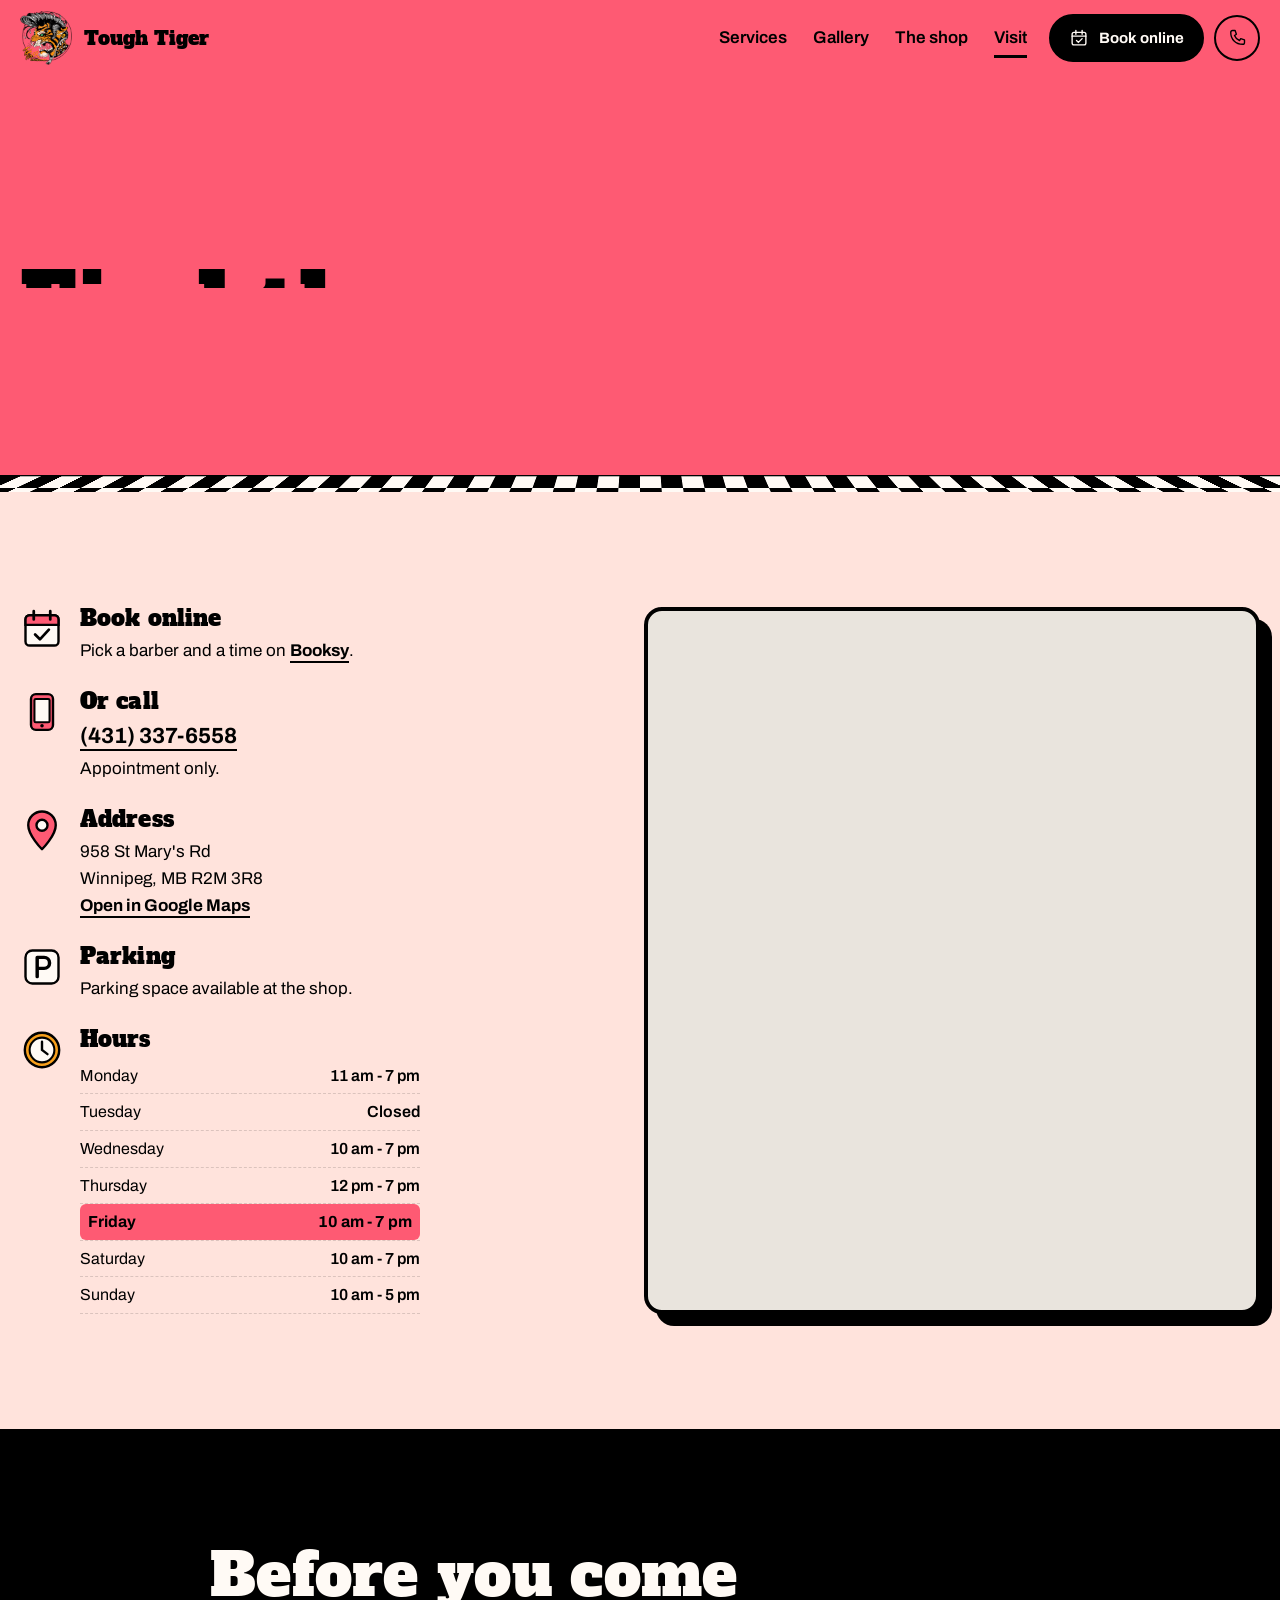
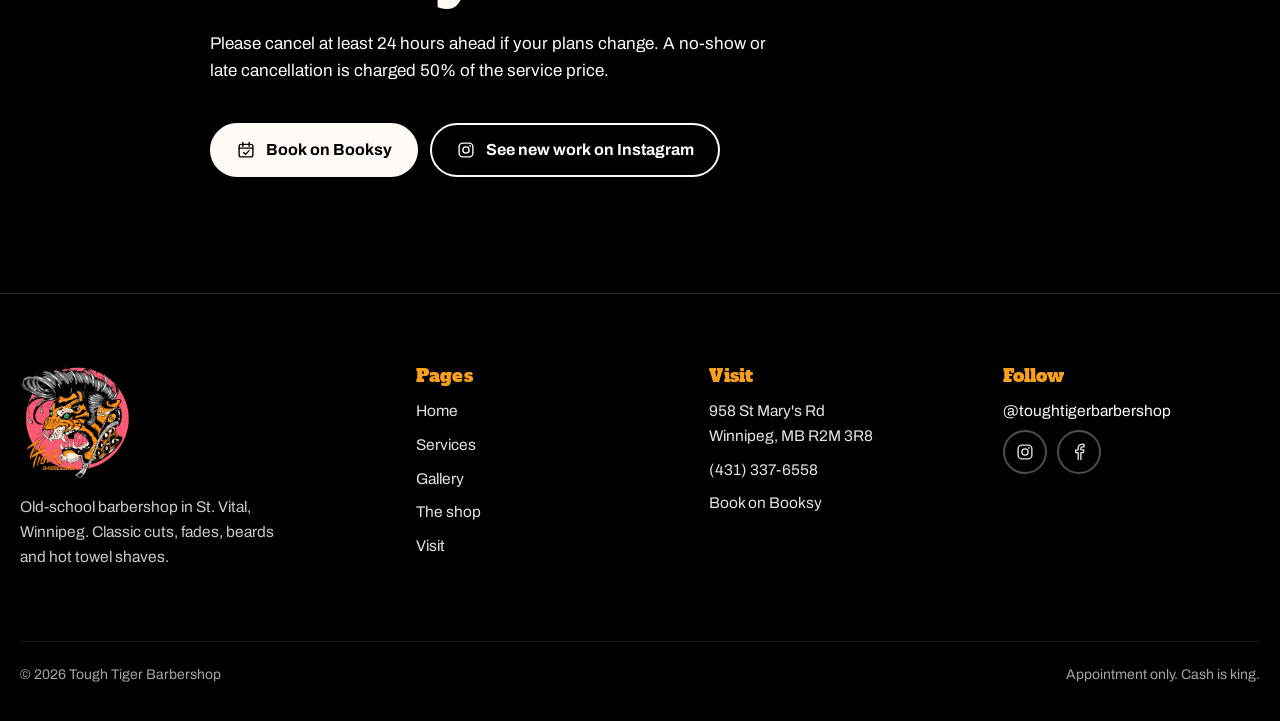
<file: contact.html>
<!doctype html>
<html lang="en" class="no-js">
<head>
<meta charset="utf-8">
<meta name="viewport" content="width=device-width, initial-scale=1, viewport-fit=cover">
<script>(function(d){d.classList.remove("no-js");if(!matchMedia("(prefers-reduced-motion: reduce)").matches){d.classList.add("js-anim");setTimeout(function(){d.classList.remove("js-anim")},3500)}})(document.documentElement)</script>
<title>Visit and hours | Tough Tiger Barbershop</title>
<meta name="description" content="Tough Tiger Barbershop, 958 St Mary's Rd, Winnipeg. Open Monday and Wednesday to Sunday. Appointment only: (431) 337-6558.">
<meta name="robots" content="noindex, nofollow">
<meta name="theme-color" content="#fe5a73">
<meta property="og:type" content="website">
<meta property="og:site_name" content="Tough Tiger Barbershop">
<meta property="og:title" content="Visit and hours | Tough Tiger Barbershop">
<meta property="og:description" content="Tough Tiger Barbershop, 958 St Mary's Rd, Winnipeg. Open Monday and Wednesday to Sunday. Appointment only: (431) 337-6558.">
<meta property="og:url" content="https://konkos-design.github.io/tough-tiger-barbershop/contact.html">
<meta property="og:image" content="https://konkos-design.github.io/tough-tiger-barbershop/img/og-image.jpg">
<meta property="og:image:width" content="1200">
<meta property="og:image:height" content="630">
<meta name="twitter:card" content="summary_large_image">
<meta name="twitter:title" content="Visit and hours | Tough Tiger Barbershop">
<meta name="twitter:description" content="Tough Tiger Barbershop, 958 St Mary's Rd, Winnipeg. Open Monday and Wednesday to Sunday. Appointment only: (431) 337-6558.">
<meta name="twitter:image" content="https://konkos-design.github.io/tough-tiger-barbershop/img/og-image.jpg">
<link rel="icon" href="favicon.ico" sizes="any">
<link rel="icon" href="img/favicon.svg" type="image/svg+xml">
<link rel="apple-touch-icon" href="img/apple-touch-icon.png">
<link rel="preload" href="fonts/alfa-slab-one-latin-400-normal.woff2" as="font" type="font/woff2" crossorigin>
<link rel="preload" href="fonts/yellowtail-latin-400-normal.woff2" as="font" type="font/woff2" crossorigin>
<link rel="stylesheet" href="css/style.css">
</head>
<body>
<a class="skip" href="#main">Skip to content</a>
<div class="pole" aria-hidden="true"></div>
<header class="hdr" id="hdr">
  <div class="hdr__in">
    <a class="brand" href="index.html" aria-label="Tough Tiger Barbershop, home"><img src="img/logo.webp" alt="" width="52" height="54"><span>Tough Tiger</span></a>
    <nav class="nav" aria-label="Main"><a href="services.html">Services</a><a href="gallery.html">Gallery</a><a href="about.html">The shop</a><a href="contact.html" aria-current=page>Visit</a></nav>
    <div class="hdr__act"><a class="btn" href="https://toughtigerbarbershop.booksy.com/" target="_blank" rel="noopener"><svg aria-hidden="true"><use href="img/icons.svg#s-cal"/></svg>Book online</a><a class="hdr__tel" href="tel:+14313376558" aria-label="Call (431) 337-6558"><svg aria-hidden="true"><use href="img/icons.svg#s-phone"/></svg></a></div>
    <button class="burger" type="button" aria-label="Open menu" aria-expanded="false" aria-controls="mnav"><i></i><i></i><i></i></button>
  </div>
</header>
<nav class="mnav" id="mnav" aria-label="Mobile"><a href="index.html">Home</a><a href="services.html">Services</a><a href="gallery.html">Gallery</a><a href="about.html">The shop</a><a href="contact.html">Visit</a><div class="mnav__act"><a class="btn btn--light" href="https://toughtigerbarbershop.booksy.com/" target="_blank" rel="noopener"><svg aria-hidden="true"><use href="img/icons.svg#s-cal"/></svg>Book on Booksy</a><a class="btn" href="tel:+14313376558"><svg aria-hidden="true"><use href="img/icons.svg#s-phone"/></svg>Call (431) 337-6558</a></div></nav>
<main id="main">
<section class="phero"><div class="phero__in"><h1><span class="ln"><span>Find the</span></span><span class="ln"><span>tiger</span></span></h1><div class="phero__side"><div class="badge" aria-hidden="true">
  <div class="badge__disc"></div>
  <svg class="badge__ring" viewBox="0 0 170 170"><defs><path id="ring" d="M85 85 m-66 0 a66 66 0 1 1 132 0 a66 66 0 1 1 -132 0"/></defs><text><textPath href="#ring">APPOINTMENT ONLY &#9733; CASH IS KING &#9733;</textPath></text></svg>
  <img src="img/logo.webp" alt="" width="102" height="105">
</div><p>In St. Vital, right on St Mary's Road, with parking at the shop.</p></div></div><div class="floor" aria-hidden="true"></div></section>
<section class="sec sec--blush">
  <div class="wrap visit">
    <div class="info rv">
      <div class="info__row"><svg aria-hidden="true"><use href="img/icons.svg#m-calendar"/></svg><div><h3>Book online</h3><p>Pick a barber and a time on <a class="link" href="https://toughtigerbarbershop.booksy.com/" target="_blank" rel="noopener">Booksy</a>.</p></div></div>
      <div class="info__row"><svg aria-hidden="true"><use href="img/icons.svg#m-phone"/></svg><div><h3>Or call</h3><p><a class="link" href="tel:+14313376558" style="font-size:22px">(431) 337-6558</a><br>Appointment only.</p></div></div>
      <div class="info__row"><svg aria-hidden="true"><use href="img/icons.svg#m-pin"/></svg><div><h3>Address</h3><p>958 St Mary's Rd<br>Winnipeg, MB R2M 3R8<br><a class="link" href="https://www.google.com/maps/place/Tough+Tiger+Barbershop/@49.8421307,-97.1126876,17z/data=!4m6!3m5!1s0x52ea7775c4e886c9:0xaa5c6d4cc786e0d0!8m2!3d49.8421307!4d-97.1126876!16s%2Fg%2F11lcs3k41g" target="_blank" rel="noopener">Open in Google Maps</a></p></div></div>
      <div class="info__row"><svg aria-hidden="true"><use href="img/icons.svg#m-car"/></svg><div><h3>Parking</h3><p>Parking space available at the shop.</p></div></div>
      <div class="info__row"><svg aria-hidden="true"><use href="img/icons.svg#m-clock"/></svg><div><h3>Hours</h3><table class="hours"><tbody><tr data-day="0"><td>Monday</td><td>11 am - 7 pm</td></tr><tr data-day="1"><td>Tuesday</td><td>Closed</td></tr><tr data-day="2"><td>Wednesday</td><td>10 am - 7 pm</td></tr><tr data-day="3"><td>Thursday</td><td>12 pm - 7 pm</td></tr><tr data-day="4"><td>Friday</td><td>10 am - 7 pm</td></tr><tr data-day="5"><td>Saturday</td><td>10 am - 7 pm</td></tr><tr data-day="6"><td>Sunday</td><td>10 am - 5 pm</td></tr></tbody></table></div></div>
    </div>
    <div class="map rv" style="min-height:560px"><iframe src="https://www.google.com/maps?q=Tough+Tiger+Barbershop,+958+St+Mary%27s+Rd,+Winnipeg,+MB&z=15&output=embed" title="Map to Tough Tiger Barbershop" loading="lazy" referrerpolicy="no-referrer-when-downgrade" style="min-height:560px"></iframe></div>
  </div>
</section>
<section class="sec sec--ink">
  <div class="wrap" style="display:grid;gap:22px;max-width:860px">
    <h2 class="h2 rv">Before you come</h2>
    <p class="rv" style="max-width:56ch">Please cancel at least 24 hours ahead if your plans change. A no-show or late cancellation is charged 50% of the service price.</p>
    <div class="rv" style="display:flex;flex-wrap:wrap;gap:12px"><a class="btn btn--light" href="https://toughtigerbarbershop.booksy.com/" target="_blank" rel="noopener"><svg aria-hidden="true"><use href="img/icons.svg#s-cal"/></svg>Book on Booksy</a><a class="btn btn--ghost" style="--fg:#fffaf5;border-color:#fffaf5" href="https://www.instagram.com/toughtigerbarbershop/" target="_blank" rel="noopener"><svg aria-hidden="true"><use href="img/icons.svg#s-ig"/></svg>See new work on Instagram</a></div>
  </div>
</section>
</main>
<footer class="ftr">
  <div class="wrap">
    <div class="ftr__g">
      <div class="ftr__brand"><img src="img/logo.webp" alt="Tough Tiger Barbershop logo" width="110" height="114" loading="lazy"><p>Old-school barbershop in St. Vital, Winnipeg. Classic cuts, fades, beards and hot towel shaves.</p></div>
      <div><h3>Pages</h3><ul><li><a href="index.html">Home</a></li><li><a href="services.html">Services</a></li><li><a href="gallery.html">Gallery</a></li><li><a href="about.html">The shop</a></li><li><a href="contact.html">Visit</a></li></ul></div>
      <div><h3>Visit</h3><ul><li><a href="https://www.google.com/maps/place/Tough+Tiger+Barbershop/@49.8421307,-97.1126876,17z/data=!4m6!3m5!1s0x52ea7775c4e886c9:0xaa5c6d4cc786e0d0!8m2!3d49.8421307!4d-97.1126876!16s%2Fg%2F11lcs3k41g" target="_blank" rel="noopener">958 St Mary's Rd<br>Winnipeg, MB R2M 3R8</a></li><li><a href="tel:+14313376558">(431) 337-6558</a></li><li><a href="https://toughtigerbarbershop.booksy.com/" target="_blank" rel="noopener">Book on Booksy</a></li></ul></div>
      <div><h3>Follow</h3><ul><li>@toughtigerbarbershop</li></ul><div class="ftr__soc"><a href="https://www.instagram.com/toughtigerbarbershop/" target="_blank" rel="noopener" aria-label="Instagram"><svg aria-hidden="true"><use href="img/icons.svg#s-ig"/></svg></a><a href="https://www.facebook.com/queenrockabillyschool/" target="_blank" rel="noopener" aria-label="Facebook"><svg aria-hidden="true"><use href="img/icons.svg#s-fb"/></svg></a></div></div>
    </div>
    <div class="ftr__bot"><span>&copy; <span data-year>2026</span> Tough Tiger Barbershop</span><span>Appointment only. Cash is king.</span></div>
  </div>
</footer>
<script src="js/gsap.min.js" defer></script>
<script src="js/ScrollTrigger.min.js" defer></script>
<script src="js/main.js" defer></script>
</body>
</html>
</file>
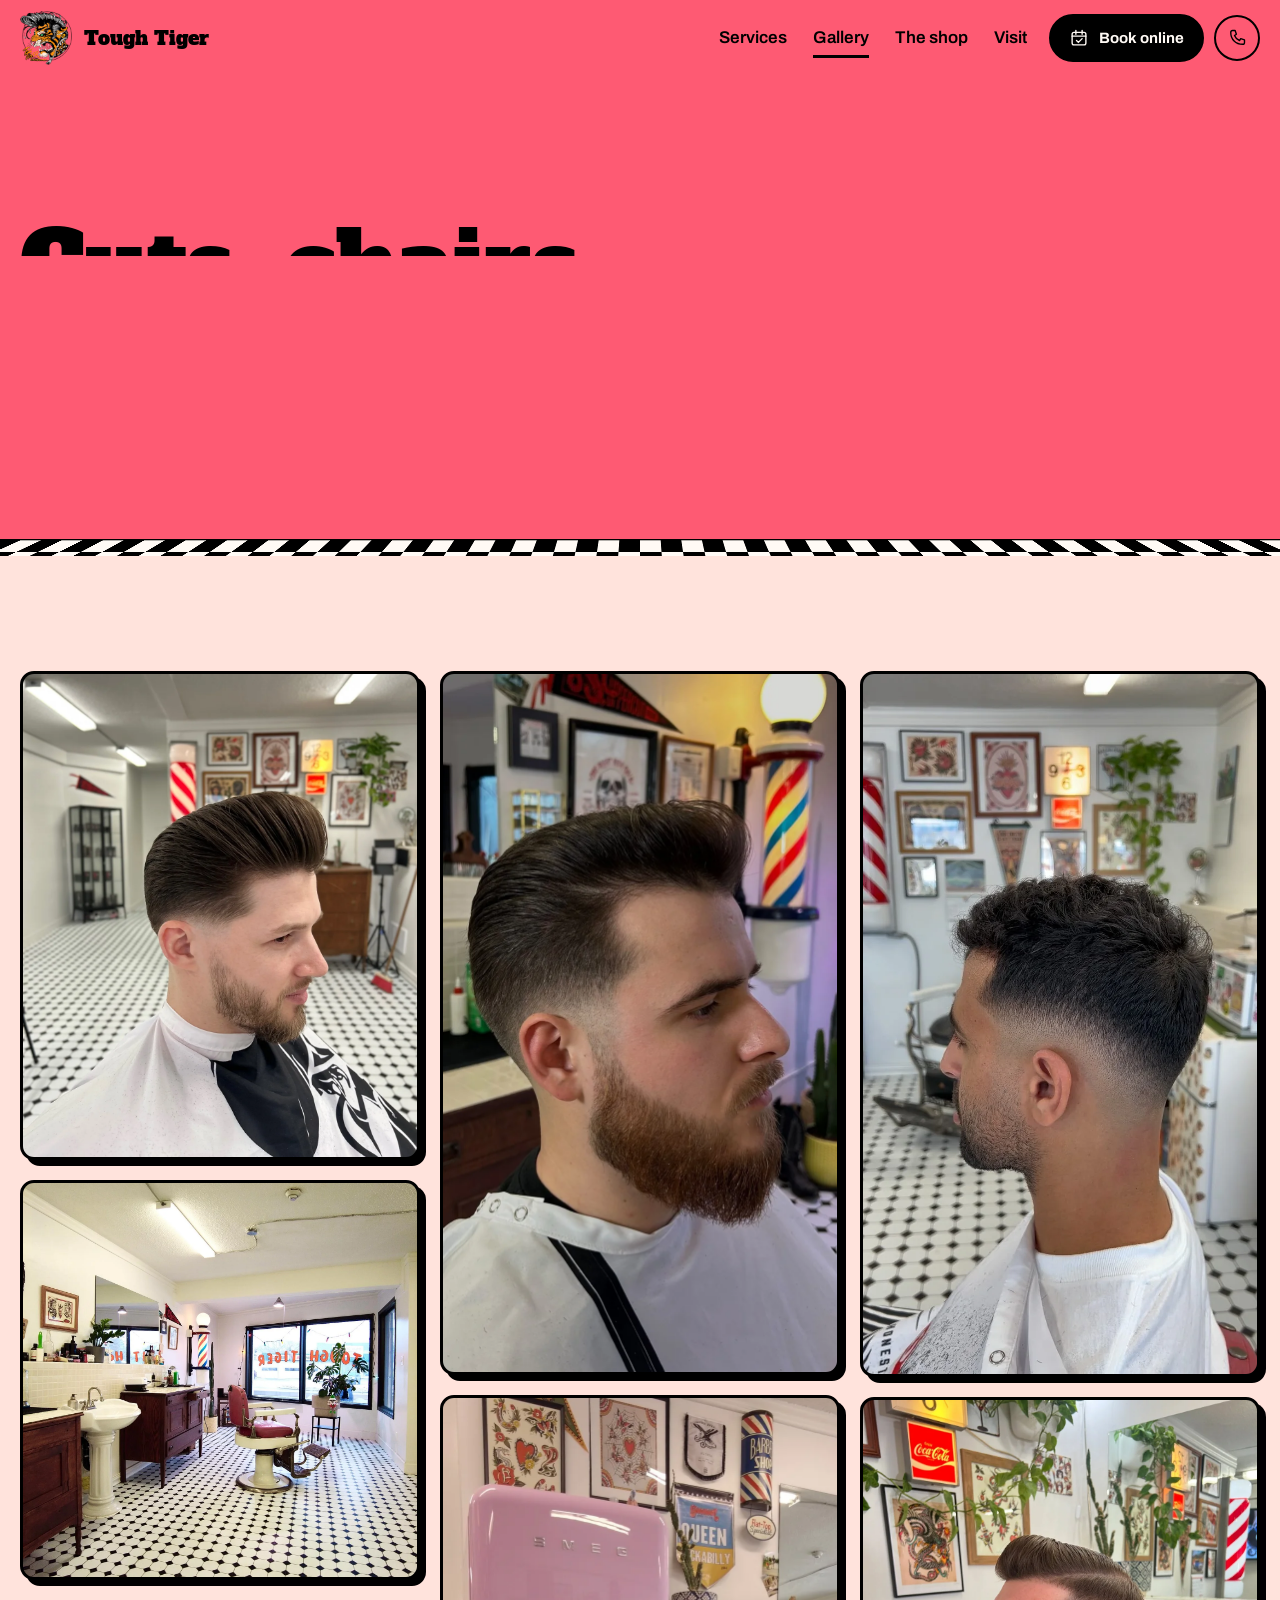
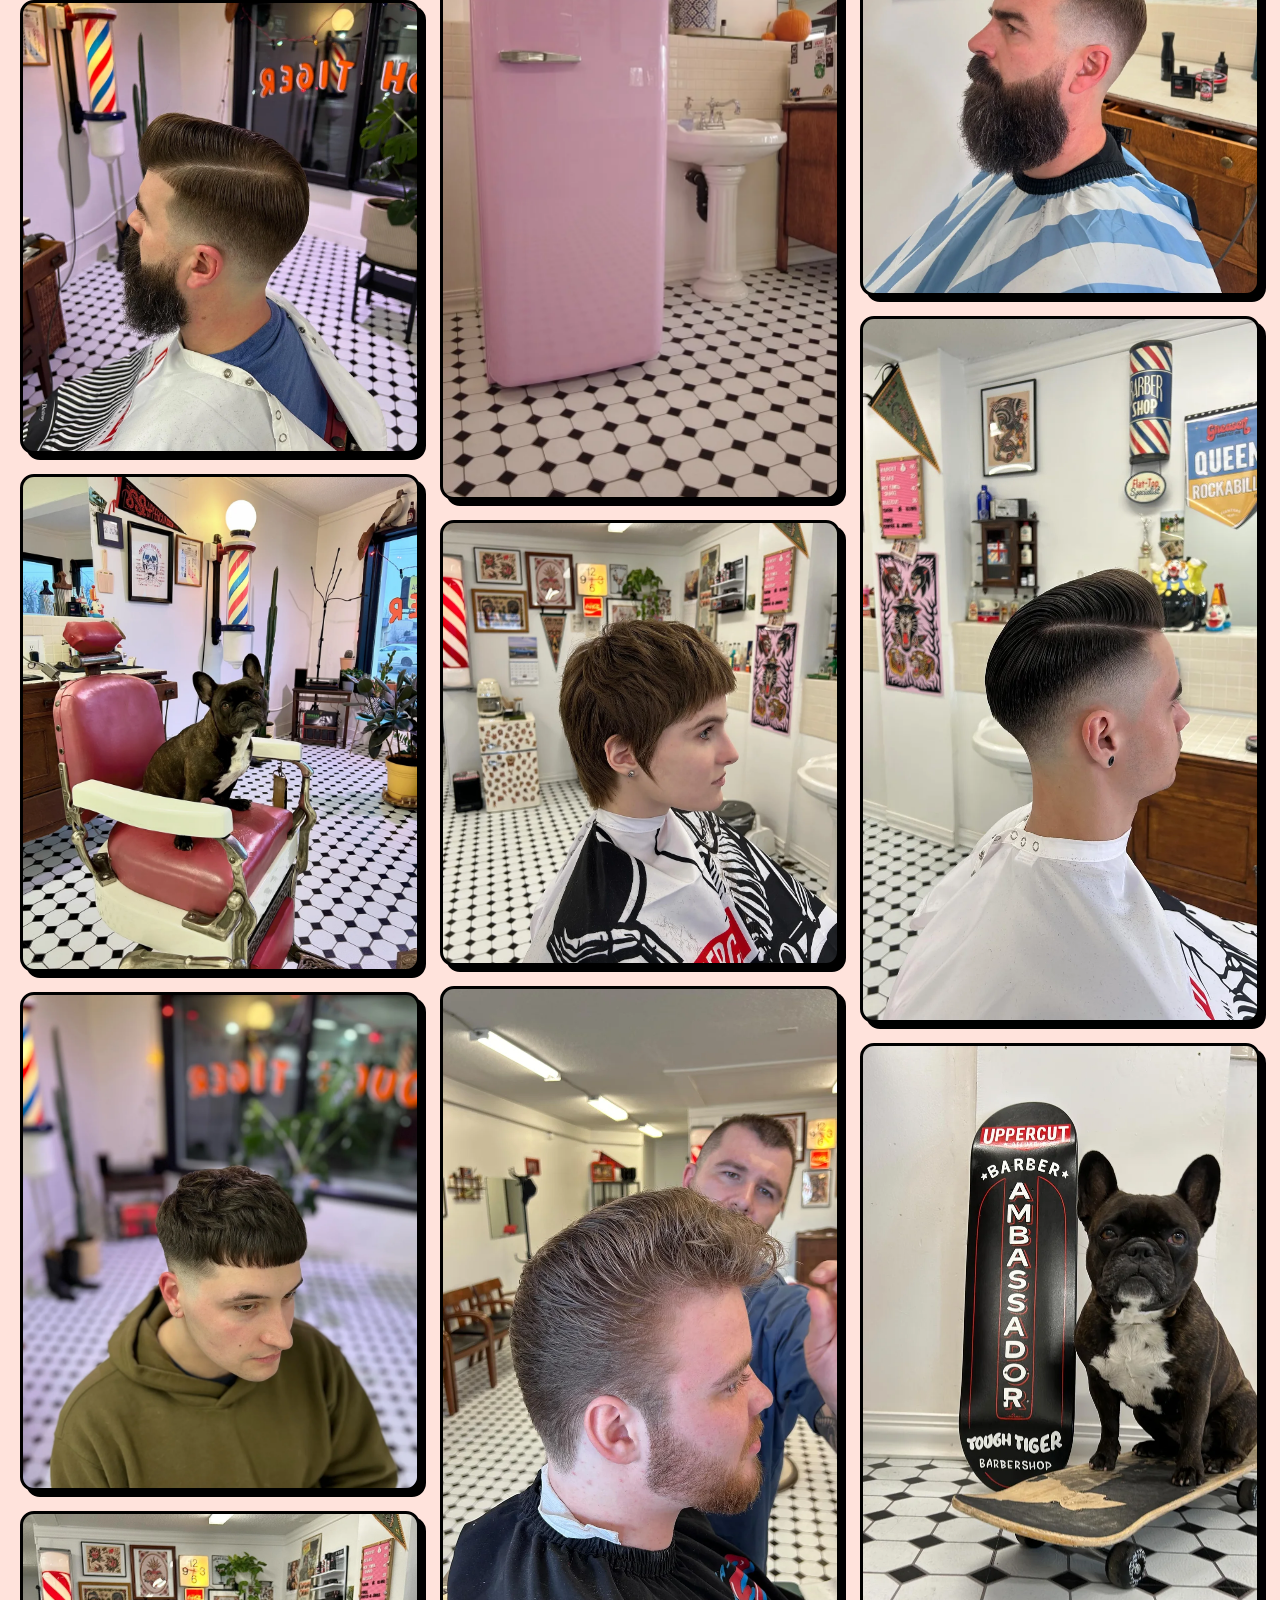
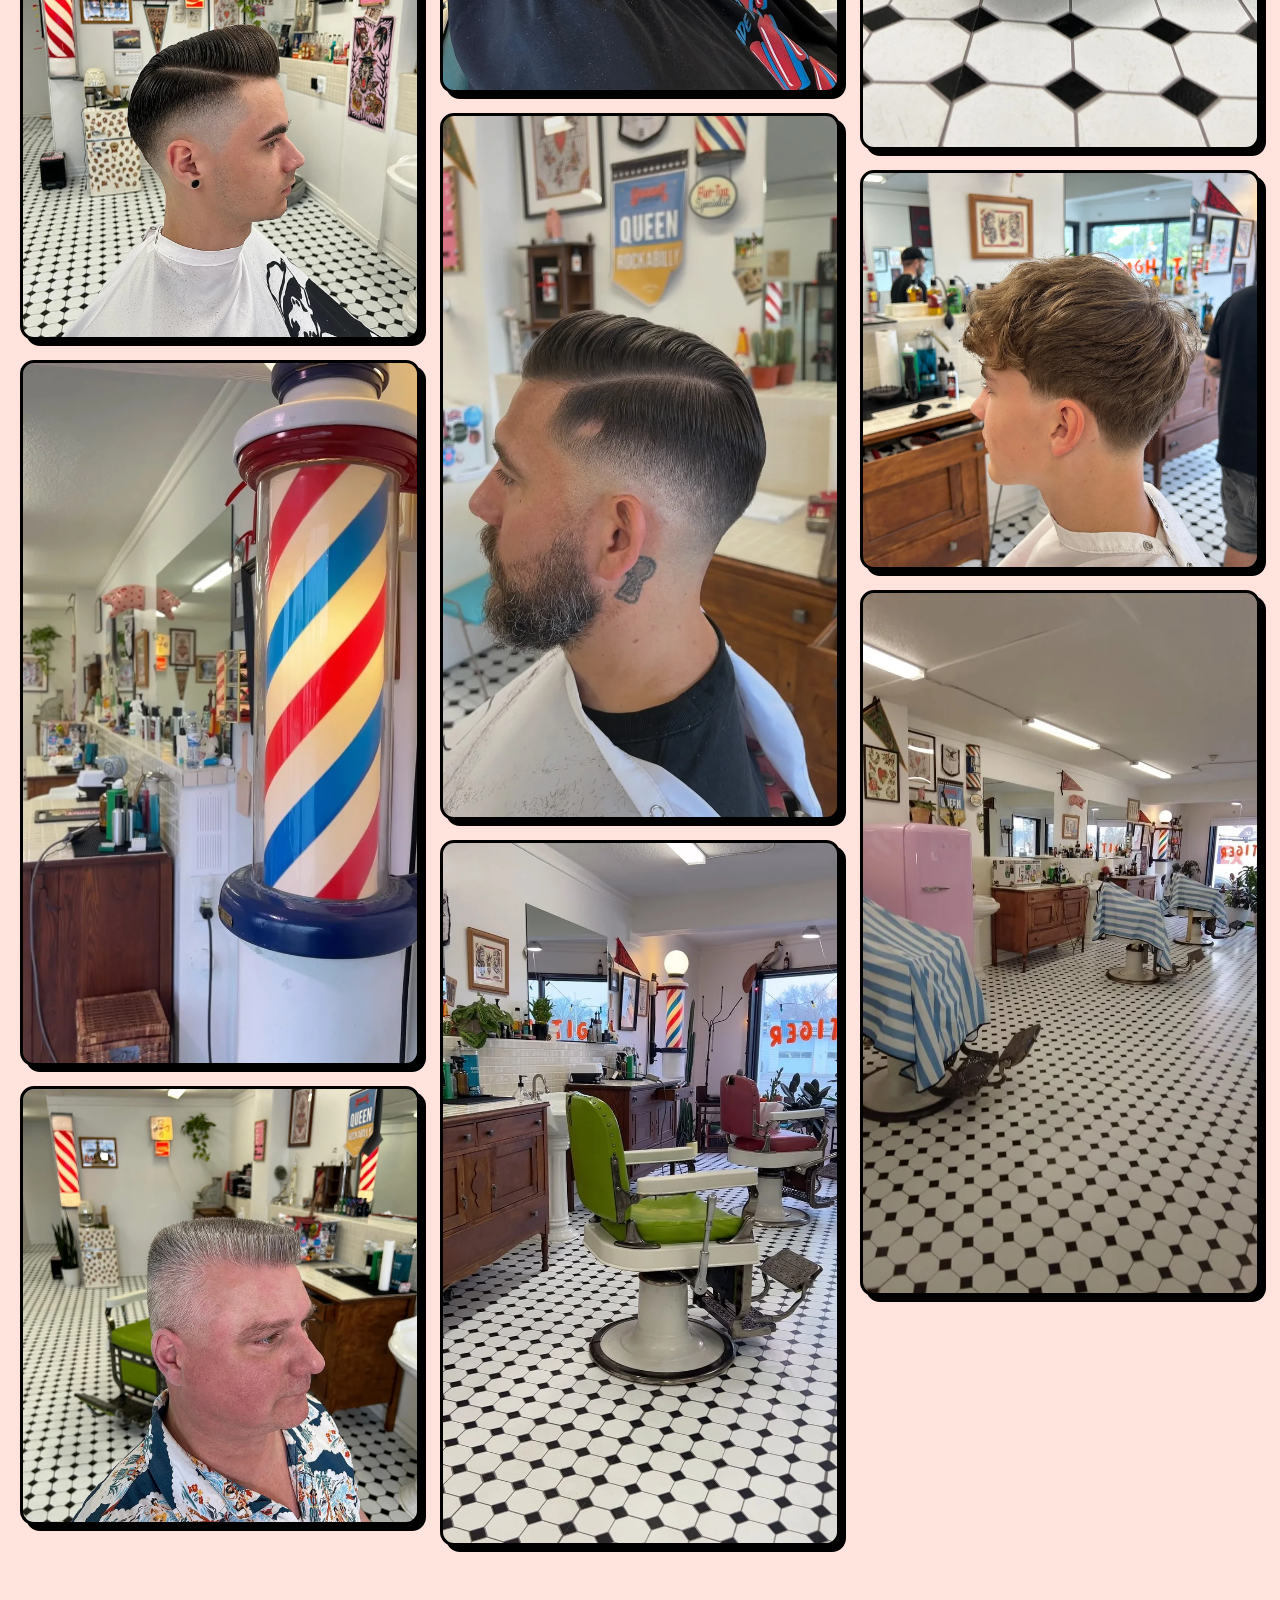
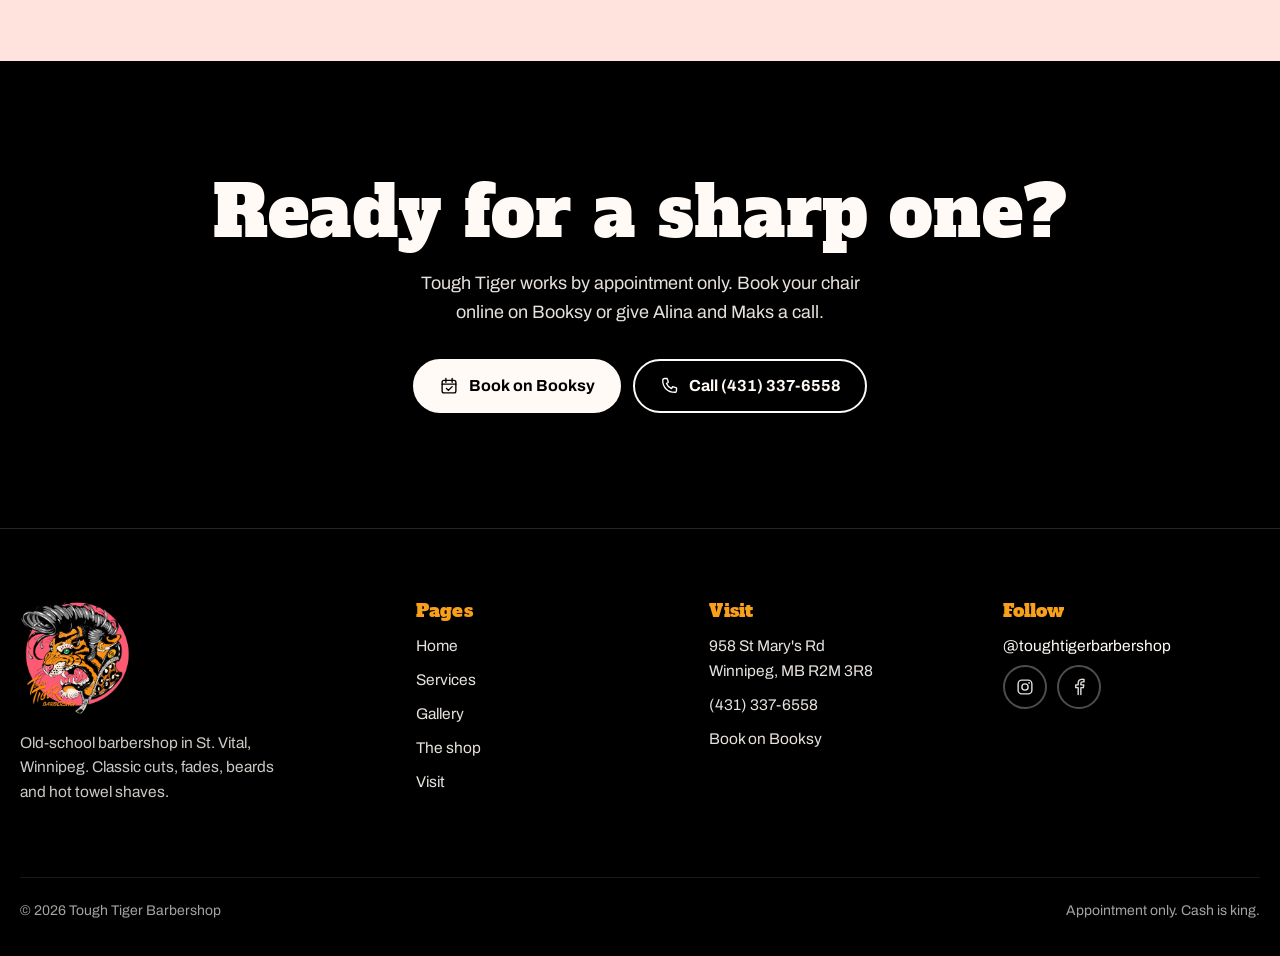
<file: gallery.html>
<!doctype html>
<html lang="en" class="no-js">
<head>
<meta charset="utf-8">
<meta name="viewport" content="width=device-width, initial-scale=1, viewport-fit=cover">
<script>(function(d){d.classList.remove("no-js");if(!matchMedia("(prefers-reduced-motion: reduce)").matches){d.classList.add("js-anim");setTimeout(function(){d.classList.remove("js-anim")},3500)}})(document.documentElement)</script>
<title>Gallery | Tough Tiger Barbershop</title>
<meta name="description" content="Pompadours, fades, beards and the vintage shop itself: photos from Tough Tiger Barbershop in Winnipeg.">
<meta name="robots" content="noindex, nofollow">
<meta name="theme-color" content="#fe5a73">
<meta property="og:type" content="website">
<meta property="og:site_name" content="Tough Tiger Barbershop">
<meta property="og:title" content="Gallery | Tough Tiger Barbershop">
<meta property="og:description" content="Pompadours, fades, beards and the vintage shop itself: photos from Tough Tiger Barbershop in Winnipeg.">
<meta property="og:url" content="https://konkos-design.github.io/tough-tiger-barbershop/gallery.html">
<meta property="og:image" content="https://konkos-design.github.io/tough-tiger-barbershop/img/og-image.jpg">
<meta property="og:image:width" content="1200">
<meta property="og:image:height" content="630">
<meta name="twitter:card" content="summary_large_image">
<meta name="twitter:title" content="Gallery | Tough Tiger Barbershop">
<meta name="twitter:description" content="Pompadours, fades, beards and the vintage shop itself: photos from Tough Tiger Barbershop in Winnipeg.">
<meta name="twitter:image" content="https://konkos-design.github.io/tough-tiger-barbershop/img/og-image.jpg">
<link rel="icon" href="favicon.ico" sizes="any">
<link rel="icon" href="img/favicon.svg" type="image/svg+xml">
<link rel="apple-touch-icon" href="img/apple-touch-icon.png">
<link rel="preload" href="fonts/alfa-slab-one-latin-400-normal.woff2" as="font" type="font/woff2" crossorigin>
<link rel="preload" href="fonts/yellowtail-latin-400-normal.woff2" as="font" type="font/woff2" crossorigin>
<link rel="stylesheet" href="css/style.css">
</head>
<body>
<a class="skip" href="#main">Skip to content</a>
<div class="pole" aria-hidden="true"></div>
<header class="hdr" id="hdr">
  <div class="hdr__in">
    <a class="brand" href="index.html" aria-label="Tough Tiger Barbershop, home"><img src="img/logo.webp" alt="" width="52" height="54"><span>Tough Tiger</span></a>
    <nav class="nav" aria-label="Main"><a href="services.html">Services</a><a href="gallery.html" aria-current=page>Gallery</a><a href="about.html">The shop</a><a href="contact.html">Visit</a></nav>
    <div class="hdr__act"><a class="btn" href="https://toughtigerbarbershop.booksy.com/" target="_blank" rel="noopener"><svg aria-hidden="true"><use href="img/icons.svg#s-cal"/></svg>Book online</a><a class="hdr__tel" href="tel:+14313376558" aria-label="Call (431) 337-6558"><svg aria-hidden="true"><use href="img/icons.svg#s-phone"/></svg></a></div>
    <button class="burger" type="button" aria-label="Open menu" aria-expanded="false" aria-controls="mnav"><i></i><i></i><i></i></button>
  </div>
</header>
<nav class="mnav" id="mnav" aria-label="Mobile"><a href="index.html">Home</a><a href="services.html">Services</a><a href="gallery.html">Gallery</a><a href="about.html">The shop</a><a href="contact.html">Visit</a><div class="mnav__act"><a class="btn btn--light" href="https://toughtigerbarbershop.booksy.com/" target="_blank" rel="noopener"><svg aria-hidden="true"><use href="img/icons.svg#s-cal"/></svg>Book on Booksy</a><a class="btn" href="tel:+14313376558"><svg aria-hidden="true"><use href="img/icons.svg#s-phone"/></svg>Call (431) 337-6558</a></div></nav>
<main id="main">
<section class="phero"><div class="phero__in"><h1><span class="ln"><span>Cuts, chairs</span></span><span class="ln"><span>and one bulldog</span></span></h1><div class="phero__side"><div class="badge" aria-hidden="true">
  <div class="badge__disc"></div>
  <svg class="badge__ring" viewBox="0 0 170 170"><defs><path id="ring" d="M85 85 m-66 0 a66 66 0 1 1 132 0 a66 66 0 1 1 -132 0"/></defs><text><textPath href="#ring">APPOINTMENT ONLY &#9733; CASH IS KING &#9733;</textPath></text></svg>
  <img src="img/logo.webp" alt="" width="102" height="105">
</div><p>Recent work and a look around the shop. Tap any photo to see it bigger.</p></div></div><div class="floor" aria-hidden="true"></div></section>
<section class="sec sec--blush"><div class="wrap"><div class="grid" id="grid"><button type="button" class="rv" data-i="0" aria-label="Open photo: Tall pompadour with a skin fade"><img src="img/cut-pompadour.webp" alt="Tall pompadour with a skin fade" loading="lazy" width="1142" height="1400"></button><button type="button" class="rv" data-i="1" aria-label="Open photo: Inside Tough Tiger: vintage chairs and checkered floor"><img src="img/shop-interior.webp" alt="Inside Tough Tiger: vintage chairs and checkered floor" loading="lazy" width="1400" height="1400"></button><button type="button" class="rv" data-i="2" aria-label="Open photo: Side part with a full beard"><img src="img/cut-beard-sidepart.webp" alt="Side part with a full beard" loading="lazy" width="1232" height="1400"></button><button type="button" class="rv" data-i="3" aria-label="Open photo: Easy the French bulldog in a red barber chair"><img src="img/easy-red-chair.webp" alt="Easy the French bulldog in a red barber chair" loading="lazy" width="1120" height="1400"></button><button type="button" class="rv" data-i="4" aria-label="Open photo: French crop"><img src="img/cut-french-crop.webp" alt="French crop" loading="lazy" width="1120" height="1400"></button><button type="button" class="rv" data-i="5" aria-label="Open photo: Comb over with a high fade"><img src="img/cut-comb-over-fade.webp" alt="Comb over with a high fade" loading="lazy" width="1304" height="1400"></button><button type="button" class="rv" data-i="6" aria-label="Open photo: The shop barber pole"><img src="img/barber-pole.webp" alt="The shop barber pole" loading="lazy" width="720" height="1280"></button><button type="button" class="rv" data-i="7" aria-label="Open photo: Classic slick back"><img src="img/cut-silver-slick.webp" alt="Classic slick back" loading="lazy" width="1274" height="1400"></button><button type="button" class="rv" data-i="8" aria-label="Open photo: Quiff with a full beard"><img src="img/cut-quiff-beard.webp" alt="Quiff with a full beard" loading="lazy" width="790" height="1400"></button><button type="button" class="rv" data-i="9" aria-label="Open photo: Pink retro fridge with cold drinks"><img src="img/shop-pink-fridge.webp" alt="Pink retro fridge with cold drinks" loading="lazy" width="789" height="1400"></button><button type="button" class="rv" data-i="10" aria-label="Open photo: Modern mullet"><img src="img/cut-mullet.webp" alt="Modern mullet" loading="lazy" width="1253" height="1400"></button><button type="button" class="rv" data-i="11" aria-label="Open photo: Maks styling a quiff"><img src="img/cut-maks-quiff.webp" alt="Maks styling a quiff" loading="lazy" width="787" height="1400"></button><button type="button" class="rv" data-i="12" aria-label="Open photo: Hard part with a fade"><img src="img/cut-hard-part.webp" alt="Hard part with a fade" loading="lazy" width="720" height="1280"></button><button type="button" class="rv" data-i="13" aria-label="Open photo: Vintage green barber chair"><img src="img/shop-green-chair.webp" alt="Vintage green barber chair" loading="lazy" width="720" height="1280"></button><button type="button" class="rv" data-i="14" aria-label="Open photo: Skin fade"><img src="img/cut-skin-fade.webp" alt="Skin fade" loading="lazy" width="720" height="1280"></button><button type="button" class="rv" data-i="15" aria-label="Open photo: Pompadour and a long beard"><img src="img/cut-full-beard.webp" alt="Pompadour and a long beard" loading="lazy" width="1120" height="1400"></button><button type="button" class="rv" data-i="16" aria-label="Open photo: Side part with a fade"><img src="img/cut-fade-sidepart.webp" alt="Side part with a fade" loading="lazy" width="787" height="1400"></button><button type="button" class="rv" data-i="17" aria-label="Open photo: Easy next to the Uppercut ambassador board"><img src="img/easy-ambassador.webp" alt="Easy next to the Uppercut ambassador board" loading="lazy" width="787" height="1400"></button><button type="button" class="rv" data-i="18" aria-label="Open photo: Textured cut with a taper"><img src="img/cut-textured-taper.webp" alt="Textured cut with a taper" loading="lazy" width="1400" height="1400"></button><button type="button" class="rv" data-i="19" aria-label="Open photo: Striped capes ready for the next client"><img src="img/shop-capes.webp" alt="Striped capes ready for the next client" loading="lazy" width="720" height="1280"></button></div></div></section>
<div class="lb" id="lb" role="dialog" aria-modal="true" aria-label="Photo viewer"><img alt=""><button type="button" class="lb__x" aria-label="Close"><svg aria-hidden="true"><use href="img/icons.svg#s-x"/></svg></button><button type="button" class="lb__p" aria-label="Previous photo"><svg aria-hidden="true"><use href="img/icons.svg#s-l"/></svg></button><button type="button" class="lb__n" aria-label="Next photo"><svg aria-hidden="true"><use href="img/icons.svg#s-r"/></svg></button></div>
<section class="sec cta">
  <div class="wrap rv">
    <h2>Ready for a sharp one?</h2>
    <p>Tough Tiger works by appointment only. Book your chair online on Booksy or give Alina and Maks a call.</p>
    <div class="row"><a class="btn btn--light" href="https://toughtigerbarbershop.booksy.com/" target="_blank" rel="noopener"><svg aria-hidden="true"><use href="img/icons.svg#s-cal"/></svg>Book on Booksy</a><a class="btn btn--ghost" style="--fg:#fffaf5;border-color:#fffaf5" href="tel:+14313376558"><svg aria-hidden="true"><use href="img/icons.svg#s-phone"/></svg>Call (431) 337-6558</a></div>
  </div>
</section></main>
<footer class="ftr">
  <div class="wrap">
    <div class="ftr__g">
      <div class="ftr__brand"><img src="img/logo.webp" alt="Tough Tiger Barbershop logo" width="110" height="114" loading="lazy"><p>Old-school barbershop in St. Vital, Winnipeg. Classic cuts, fades, beards and hot towel shaves.</p></div>
      <div><h3>Pages</h3><ul><li><a href="index.html">Home</a></li><li><a href="services.html">Services</a></li><li><a href="gallery.html">Gallery</a></li><li><a href="about.html">The shop</a></li><li><a href="contact.html">Visit</a></li></ul></div>
      <div><h3>Visit</h3><ul><li><a href="https://www.google.com/maps/place/Tough+Tiger+Barbershop/@49.8421307,-97.1126876,17z/data=!4m6!3m5!1s0x52ea7775c4e886c9:0xaa5c6d4cc786e0d0!8m2!3d49.8421307!4d-97.1126876!16s%2Fg%2F11lcs3k41g" target="_blank" rel="noopener">958 St Mary's Rd<br>Winnipeg, MB R2M 3R8</a></li><li><a href="tel:+14313376558">(431) 337-6558</a></li><li><a href="https://toughtigerbarbershop.booksy.com/" target="_blank" rel="noopener">Book on Booksy</a></li></ul></div>
      <div><h3>Follow</h3><ul><li>@toughtigerbarbershop</li></ul><div class="ftr__soc"><a href="https://www.instagram.com/toughtigerbarbershop/" target="_blank" rel="noopener" aria-label="Instagram"><svg aria-hidden="true"><use href="img/icons.svg#s-ig"/></svg></a><a href="https://www.facebook.com/queenrockabillyschool/" target="_blank" rel="noopener" aria-label="Facebook"><svg aria-hidden="true"><use href="img/icons.svg#s-fb"/></svg></a></div></div>
    </div>
    <div class="ftr__bot"><span>&copy; <span data-year>2026</span> Tough Tiger Barbershop</span><span>Appointment only. Cash is king.</span></div>
  </div>
</footer>
<script src="js/gsap.min.js" defer></script>
<script src="js/ScrollTrigger.min.js" defer></script>
<script src="js/main.js" defer></script>
</body>
</html>
</file>
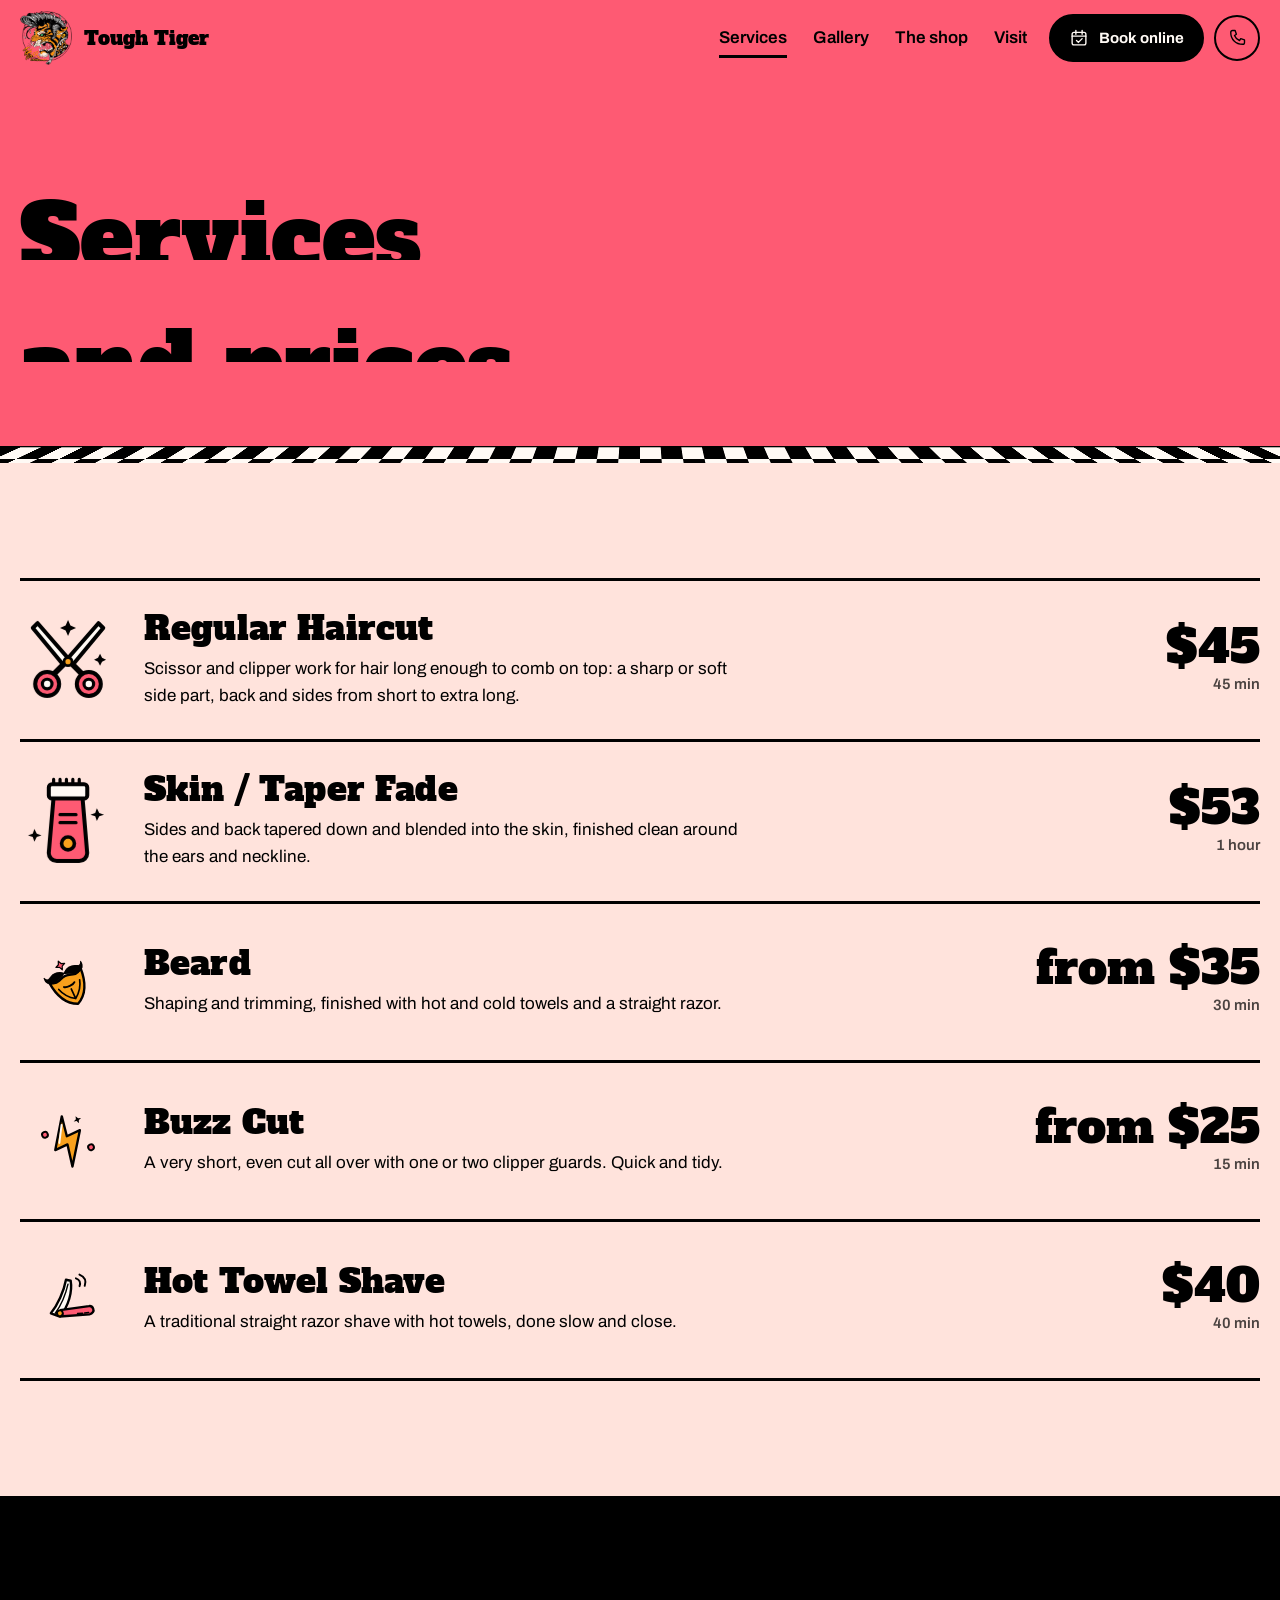
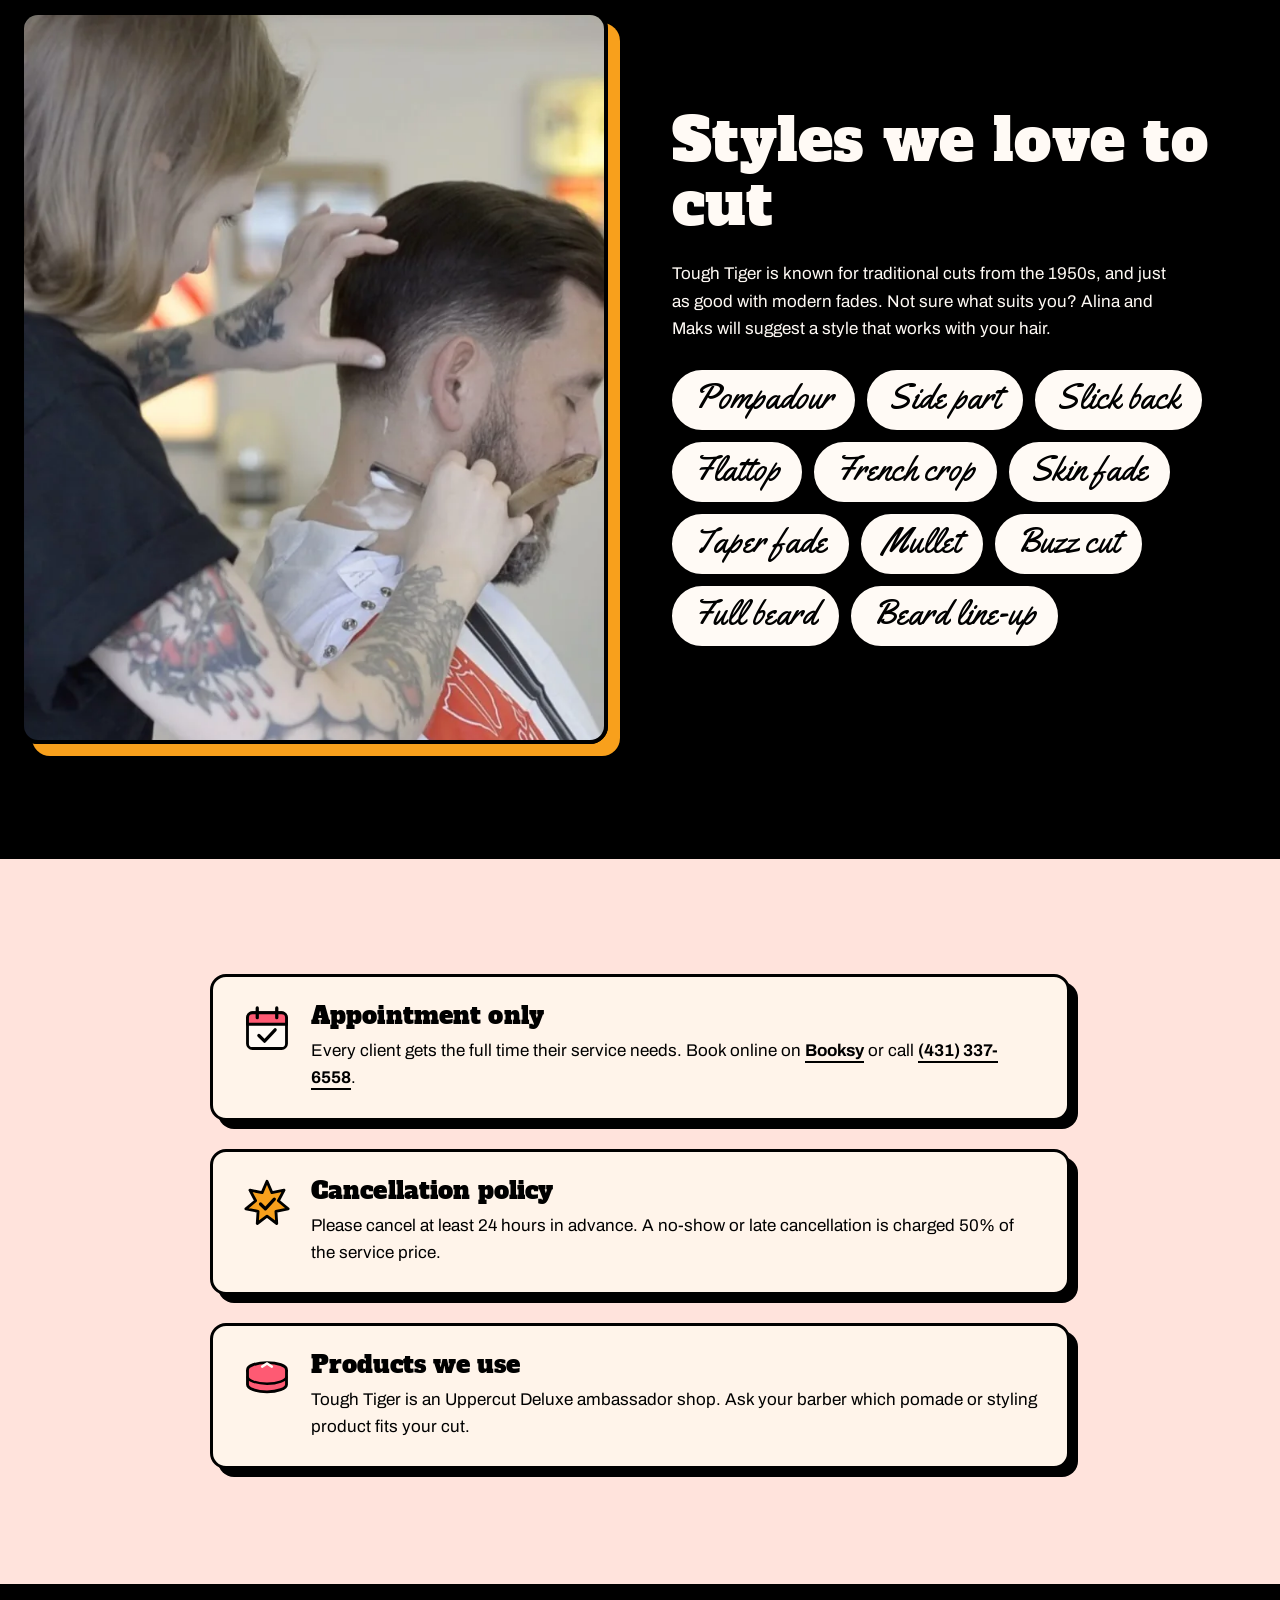
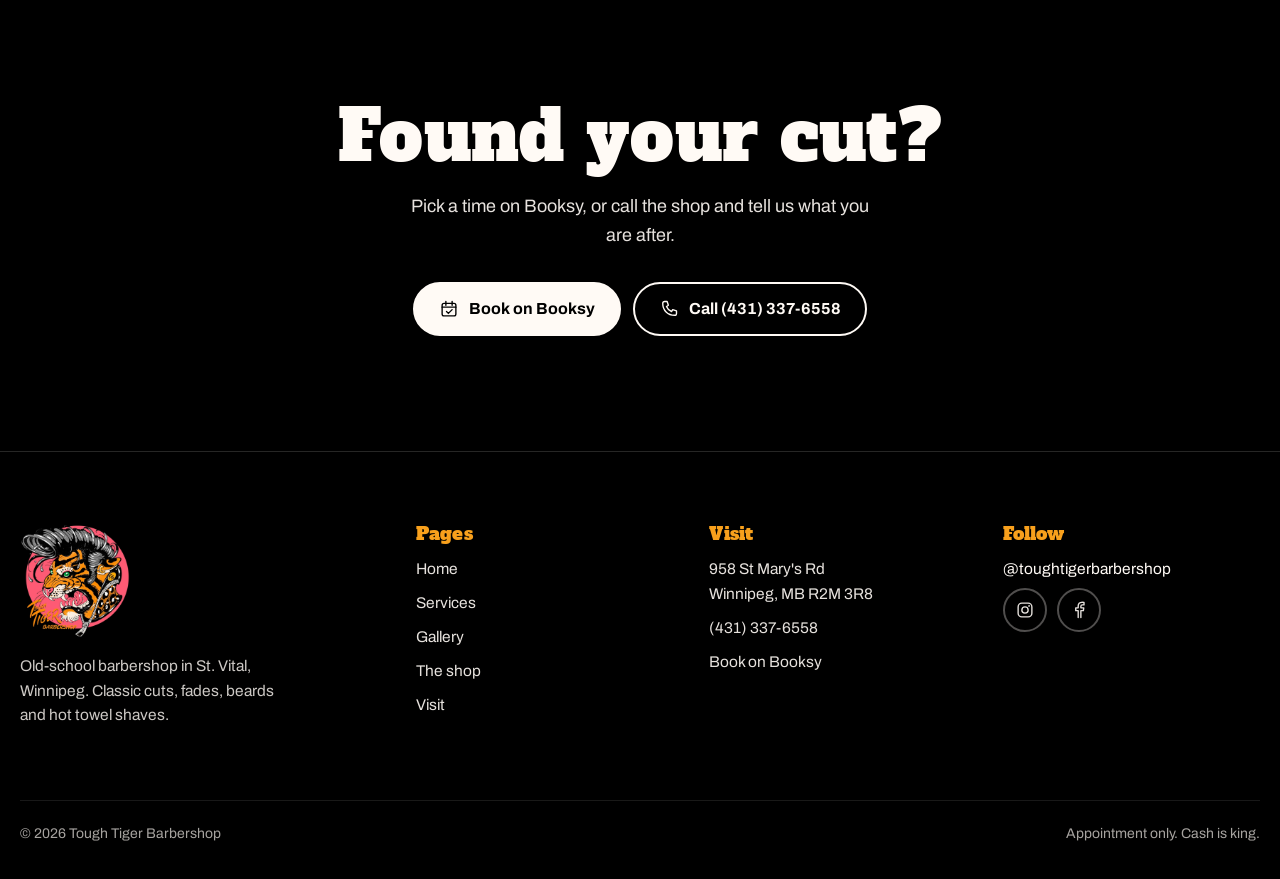
<file: services.html>
<!doctype html>
<html lang="en" class="no-js">
<head>
<meta charset="utf-8">
<meta name="viewport" content="width=device-width, initial-scale=1, viewport-fit=cover">
<script>(function(d){d.classList.remove("no-js");if(!matchMedia("(prefers-reduced-motion: reduce)").matches){d.classList.add("js-anim");setTimeout(function(){d.classList.remove("js-anim")},3500)}})(document.documentElement)</script>
<title>Services and prices | Tough Tiger Barbershop</title>
<meta name="description" content="Haircuts from $45, skin fades $53, beards from $35, buzz cuts from $25 and hot towel shaves $40 at Tough Tiger Barbershop, Winnipeg.">
<meta name="robots" content="noindex, nofollow">
<meta name="theme-color" content="#fe5a73">
<meta property="og:type" content="website">
<meta property="og:site_name" content="Tough Tiger Barbershop">
<meta property="og:title" content="Services and prices | Tough Tiger Barbershop">
<meta property="og:description" content="Haircuts from $45, skin fades $53, beards from $35, buzz cuts from $25 and hot towel shaves $40 at Tough Tiger Barbershop, Winnipeg.">
<meta property="og:url" content="https://konkos-design.github.io/tough-tiger-barbershop/services.html">
<meta property="og:image" content="https://konkos-design.github.io/tough-tiger-barbershop/img/og-image.jpg">
<meta property="og:image:width" content="1200">
<meta property="og:image:height" content="630">
<meta name="twitter:card" content="summary_large_image">
<meta name="twitter:title" content="Services and prices | Tough Tiger Barbershop">
<meta name="twitter:description" content="Haircuts from $45, skin fades $53, beards from $35, buzz cuts from $25 and hot towel shaves $40 at Tough Tiger Barbershop, Winnipeg.">
<meta name="twitter:image" content="https://konkos-design.github.io/tough-tiger-barbershop/img/og-image.jpg">
<link rel="icon" href="favicon.ico" sizes="any">
<link rel="icon" href="img/favicon.svg" type="image/svg+xml">
<link rel="apple-touch-icon" href="img/apple-touch-icon.png">
<link rel="preload" href="fonts/alfa-slab-one-latin-400-normal.woff2" as="font" type="font/woff2" crossorigin>
<link rel="preload" href="fonts/yellowtail-latin-400-normal.woff2" as="font" type="font/woff2" crossorigin>
<link rel="stylesheet" href="css/style.css">
</head>
<body>
<a class="skip" href="#main">Skip to content</a>
<div class="pole" aria-hidden="true"></div>
<header class="hdr" id="hdr">
  <div class="hdr__in">
    <a class="brand" href="index.html" aria-label="Tough Tiger Barbershop, home"><img src="img/logo.webp" alt="" width="52" height="54"><span>Tough Tiger</span></a>
    <nav class="nav" aria-label="Main"><a href="services.html" aria-current=page>Services</a><a href="gallery.html">Gallery</a><a href="about.html">The shop</a><a href="contact.html">Visit</a></nav>
    <div class="hdr__act"><a class="btn" href="https://toughtigerbarbershop.booksy.com/" target="_blank" rel="noopener"><svg aria-hidden="true"><use href="img/icons.svg#s-cal"/></svg>Book online</a><a class="hdr__tel" href="tel:+14313376558" aria-label="Call (431) 337-6558"><svg aria-hidden="true"><use href="img/icons.svg#s-phone"/></svg></a></div>
    <button class="burger" type="button" aria-label="Open menu" aria-expanded="false" aria-controls="mnav"><i></i><i></i><i></i></button>
  </div>
</header>
<nav class="mnav" id="mnav" aria-label="Mobile"><a href="index.html">Home</a><a href="services.html">Services</a><a href="gallery.html">Gallery</a><a href="about.html">The shop</a><a href="contact.html">Visit</a><div class="mnav__act"><a class="btn btn--light" href="https://toughtigerbarbershop.booksy.com/" target="_blank" rel="noopener"><svg aria-hidden="true"><use href="img/icons.svg#s-cal"/></svg>Book on Booksy</a><a class="btn" href="tel:+14313376558"><svg aria-hidden="true"><use href="img/icons.svg#s-phone"/></svg>Call (431) 337-6558</a></div></nav>
<main id="main">
<section class="phero"><div class="phero__in"><h1><span class="ln"><span>Services</span></span><span class="ln"><span>and prices</span></span></h1><div class="phero__side"><div class="badge" aria-hidden="true">
  <div class="badge__disc"></div>
  <svg class="badge__ring" viewBox="0 0 170 170"><defs><path id="ring" d="M85 85 m-66 0 a66 66 0 1 1 132 0 a66 66 0 1 1 -132 0"/></defs><text><textPath href="#ring">APPOINTMENT ONLY &#9733; CASH IS KING &#9733;</textPath></text></svg>
  <img src="img/logo.webp" alt="" width="102" height="105">
</div><p>Five services, done properly. Prices in Canadian dollars.</p></div></div><div class="floor" aria-hidden="true"></div></section>
<section class="sec sec--blush">
  <div class="wrap"><div class="menu"><article class="mi rv"><svg aria-hidden="true"><use href="img/icons.svg#i-cut"/></svg><div><h3>Regular Haircut</h3><p>Scissor and clipper work for hair long enough to comb on top: a sharp or soft side part, back and sides from short to extra long.</p></div><div class="mi__price"><b>$45</b><span>45 min</span></div></article><article class="mi rv"><svg aria-hidden="true"><use href="img/icons.svg#i-clipper"/></svg><div><h3>Skin / Taper Fade</h3><p>Sides and back tapered down and blended into the skin, finished clean around the ears and neckline.</p></div><div class="mi__price"><b>$53</b><span>1 hour</span></div></article><article class="mi rv"><svg aria-hidden="true"><use href="img/icons.svg#i-beard"/></svg><div><h3>Beard</h3><p>Shaping and trimming, finished with hot and cold towels and a straight razor.</p></div><div class="mi__price"><b>from $35</b><span>30 min</span></div></article><article class="mi rv"><svg aria-hidden="true"><use href="img/icons.svg#i-bolt"/></svg><div><h3>Buzz Cut</h3><p>A very short, even cut all over with one or two clipper guards. Quick and tidy.</p></div><div class="mi__price"><b>from $25</b><span>15 min</span></div></article><article class="mi rv"><svg aria-hidden="true"><use href="img/icons.svg#i-razor"/></svg><div><h3>Hot Towel Shave</h3><p>A traditional straight razor shave with hot towels, done slow and close.</p></div><div class="mi__price"><b>$40</b><span>40 min</span></div></article></div></div>
</section>

<section class="sec sec--ink">
  <div class="wrap ritual">
    <figure class="rv"><img src="img/alina-at-work.webp" alt="Alina finishing a client's haircut" loading="lazy" width="720" height="1280"></figure>
    <div class="rv">
      <h2 class="h2" style="margin-bottom:24px">Styles we love to cut</h2>
      <p style="max-width:50ch;margin-bottom:28px">Tough Tiger is known for traditional cuts from the 1950s, and just as good with modern fades. Not sure what suits you? Alina and Maks will suggest a style that works with your hair.</p>
      <ul class="styles"><li>Pompadour</li><li>Side part</li><li>Slick back</li><li>Flattop</li><li>French crop</li><li>Skin fade</li><li>Taper fade</li><li>Mullet</li><li>Buzz cut</li><li>Full beard</li><li>Beard line-up</li></ul>
    </div>
  </div>
</section>

<section class="sec sec--blush">
  <div class="wrap" style="display:grid;gap:28px;max-width:860px">
    <div class="note rv"><svg aria-hidden="true"><use href="img/icons.svg#m-calendar"/></svg><div><h3>Appointment only</h3><p>Every client gets the full time their service needs. Book online on <a class="link" href="https://toughtigerbarbershop.booksy.com/" target="_blank" rel="noopener">Booksy</a> or call <a class="link" href="tel:+14313376558">(431) 337-6558</a>.</p></div></div>
    <div class="note rv"><svg aria-hidden="true"><use href="img/icons.svg#m-tick"/></svg><div><h3>Cancellation policy</h3><p>Please cancel at least 24 hours in advance. A no-show or late cancellation is charged 50% of the service price.</p></div></div>
    <div class="note rv"><svg aria-hidden="true"><use href="img/icons.svg#m-tin"/></svg><div><h3>Products we use</h3><p>Tough Tiger is an Uppercut Deluxe ambassador shop. Ask your barber which pomade or styling product fits your cut.</p></div></div>
  </div>
</section>
<section class="sec cta">
  <div class="wrap rv">
    <h2>Found your cut?</h2>
    <p>Pick a time on Booksy, or call the shop and tell us what you are after.</p>
    <div class="row"><a class="btn btn--light" href="https://toughtigerbarbershop.booksy.com/" target="_blank" rel="noopener"><svg aria-hidden="true"><use href="img/icons.svg#s-cal"/></svg>Book on Booksy</a><a class="btn btn--ghost" style="--fg:#fffaf5;border-color:#fffaf5" href="tel:+14313376558"><svg aria-hidden="true"><use href="img/icons.svg#s-phone"/></svg>Call (431) 337-6558</a></div>
  </div>
</section></main>
<footer class="ftr">
  <div class="wrap">
    <div class="ftr__g">
      <div class="ftr__brand"><img src="img/logo.webp" alt="Tough Tiger Barbershop logo" width="110" height="114" loading="lazy"><p>Old-school barbershop in St. Vital, Winnipeg. Classic cuts, fades, beards and hot towel shaves.</p></div>
      <div><h3>Pages</h3><ul><li><a href="index.html">Home</a></li><li><a href="services.html">Services</a></li><li><a href="gallery.html">Gallery</a></li><li><a href="about.html">The shop</a></li><li><a href="contact.html">Visit</a></li></ul></div>
      <div><h3>Visit</h3><ul><li><a href="https://www.google.com/maps/place/Tough+Tiger+Barbershop/@49.8421307,-97.1126876,17z/data=!4m6!3m5!1s0x52ea7775c4e886c9:0xaa5c6d4cc786e0d0!8m2!3d49.8421307!4d-97.1126876!16s%2Fg%2F11lcs3k41g" target="_blank" rel="noopener">958 St Mary's Rd<br>Winnipeg, MB R2M 3R8</a></li><li><a href="tel:+14313376558">(431) 337-6558</a></li><li><a href="https://toughtigerbarbershop.booksy.com/" target="_blank" rel="noopener">Book on Booksy</a></li></ul></div>
      <div><h3>Follow</h3><ul><li>@toughtigerbarbershop</li></ul><div class="ftr__soc"><a href="https://www.instagram.com/toughtigerbarbershop/" target="_blank" rel="noopener" aria-label="Instagram"><svg aria-hidden="true"><use href="img/icons.svg#s-ig"/></svg></a><a href="https://www.facebook.com/queenrockabillyschool/" target="_blank" rel="noopener" aria-label="Facebook"><svg aria-hidden="true"><use href="img/icons.svg#s-fb"/></svg></a></div></div>
    </div>
    <div class="ftr__bot"><span>&copy; <span data-year>2026</span> Tough Tiger Barbershop</span><span>Appointment only. Cash is king.</span></div>
  </div>
</footer>
<script src="js/gsap.min.js" defer></script>
<script src="js/ScrollTrigger.min.js" defer></script>
<script src="js/main.js" defer></script>
</body>
</html>
</file>
<file: css/style.css>
/* Tough Tiger Barbershop - demo site */
@font-face{font-family:"Alfa Slab One";src:url(../fonts/alfa-slab-one-latin-400-normal.woff2) format("woff2");font-weight:400;font-display:swap}
@font-face{font-family:"Yellowtail";src:url(../fonts/yellowtail-latin-400-normal.woff2) format("woff2");font-weight:400;font-display:swap}
@font-face{font-family:"Archivo";src:url(../fonts/archivo-latin-400-normal.woff2) format("woff2");font-weight:400;font-display:swap}
@font-face{font-family:"Archivo";src:url(../fonts/archivo-latin-500-normal.woff2) format("woff2");font-weight:500;font-display:swap}
@font-face{font-family:"Archivo";src:url(../fonts/archivo-latin-600-normal.woff2) format("woff2");font-weight:600;font-display:swap}
@font-face{font-family:"Archivo";src:url(../fonts/archivo-latin-700-normal.woff2) format("woff2");font-weight:700;font-display:swap}

:root{
  --ink:#000;
  --pink:#fe5a73;
  --pink-deep:#e8405b;
  --blush:#ffe3dc;
  --paper:#fff4ea;
  --orange:#f8a01c;
  --milk:#fffaf5;
  --line:rgba(0,0,0,.14);
  --slab:"Alfa Slab One",Georgia,serif;
  --script:"Yellowtail",cursive;
  --sans:"Archivo",system-ui,sans-serif;
  --ease:cubic-bezier(.22,1,.36,1);
  --wrap:min(1240px,100% - 40px);
  --sec:clamp(72px,9vw,128px);
}
*,*::before,*::after{box-sizing:border-box}
html{-webkit-text-size-adjust:100%;scroll-behavior:smooth;overflow-x:clip}
@media (prefers-reduced-motion:reduce){html{scroll-behavior:auto}}
body{margin:0;background:var(--blush);color:var(--ink);font:400 17px/1.6 var(--sans);overflow-x:hidden}
img{max-width:100%;height:auto;display:block}
a{color:inherit}
h1,h2,h3{font-family:var(--slab);font-weight:400;line-height:1.08;margin:0;letter-spacing:.005em}
p{margin:0 0 1em}
.wrap{width:var(--wrap);margin-inline:auto}
:focus-visible{outline:3px solid var(--orange);outline-offset:3px;border-radius:4px}
.skip{position:absolute;left:-999px;top:8px;background:var(--ink);color:var(--milk);padding:10px 16px;z-index:200}
.skip:focus{left:8px}

/* ---------- buttons ---------- */
.btn{--bg:var(--ink);--fg:var(--milk);position:relative;display:inline-flex;align-items:center;gap:10px;padding:15px 24px;border-radius:999px;background:var(--bg);color:var(--fg);font:700 16px/1 var(--sans);text-decoration:none;border:2px solid var(--ink);overflow:hidden;isolation:isolate;transition:transform .35s var(--ease),box-shadow .35s var(--ease),color .35s var(--ease);box-shadow:0 0 0 var(--ink)}
.btn::before{content:"";position:absolute;inset:0;background:var(--orange);transform:translateY(102%);transition:transform .45s var(--ease);z-index:-1;border-radius:inherit}
.btn:hover{transform:translate(-3px,-3px);box-shadow:5px 5px 0 var(--ink);color:var(--ink)}
.btn:hover::before{transform:none}
.btn:active{transform:translate(0,0);box-shadow:0 0 0 var(--ink)}
.btn svg{width:20px;height:20px;flex:none;transition:transform .45s var(--ease)}
.btn:hover svg{transform:rotate(-14deg) scale(1.1)}
.btn--ghost{--bg:transparent;--fg:var(--ink)}
.btn--light{--bg:var(--milk);--fg:var(--ink);border-color:var(--milk)}
.btn--light:hover{box-shadow:5px 5px 0 var(--orange);border-color:var(--orange)}
.link{font-weight:700;text-decoration:none;background:linear-gradient(currentColor,currentColor) 0 100%/100% 2px no-repeat;padding-bottom:3px;transition:background-size .4s var(--ease)}
.link:hover{background-size:0 2px;background-position:100% 100%}

/* ---------- header ---------- */
.hdr{position:fixed;inset:0 0 auto;z-index:90;transition:background .4s var(--ease),box-shadow .4s var(--ease),transform .45s var(--ease)}
.hdr.is-solid{background:rgba(255,227,220,.9);backdrop-filter:blur(10px);-webkit-backdrop-filter:blur(10px);box-shadow:0 1px 0 var(--line)}
.hdr.is-hidden{transform:translateY(-105%)}
.hdr__in{width:var(--wrap);margin-inline:auto;display:flex;align-items:center;gap:22px;height:76px}
.brand{display:flex;align-items:center;gap:12px;text-decoration:none;margin-right:auto}
.brand img{width:52px;height:auto;transition:transform .6s var(--ease)}
.brand:hover img{transform:rotate(-10deg) scale(1.06)}
.brand span{font:400 19px/1 var(--slab)}
.nav{display:flex;gap:26px}
.nav a{font-weight:600;text-decoration:none;position:relative;padding:6px 0}
.nav a::after{content:"";position:absolute;left:0;right:0;bottom:0;height:3px;background:var(--ink);transform:scaleX(0);transform-origin:right;transition:transform .4s var(--ease)}
.nav a:hover::after,.nav a[aria-current=page]::after{transform:scaleX(1);transform-origin:left}
.hdr__act{display:flex;align-items:center;gap:10px}
.hdr .btn{padding:12px 18px;font-size:15px}
.hdr__tel{width:46px;height:46px;border-radius:50%;border:2px solid var(--ink);display:grid;place-items:center;transition:background .35s var(--ease),color .35s var(--ease),transform .35s var(--ease)}
.hdr__tel svg{width:20px;height:20px}
.hdr__tel:hover{background:var(--ink);color:var(--milk);transform:rotate(-12deg)}
.mnav__act{display:flex;flex-wrap:wrap;gap:12px;margin-top:28px}
.mnav__act .btn{font:700 17px/1 var(--sans)}
.burger{display:none;width:48px;height:48px;border-radius:50%;border:2px solid var(--ink);background:transparent;cursor:pointer;position:relative}
.burger i{position:absolute;left:12px;right:12px;height:2px;background:var(--ink);transition:transform .4s var(--ease),opacity .3s}
.burger i:nth-child(1){top:16px}.burger i:nth-child(2){top:22px}.burger i:nth-child(3){top:28px}
.menu-open .burger i:nth-child(1){transform:translateY(6px) rotate(45deg)}
.menu-open .burger i:nth-child(2){opacity:0}
.menu-open .burger i:nth-child(3){transform:translateY(-6px) rotate(-45deg)}
.mnav{position:fixed;inset:0;z-index:80;background:var(--pink);display:flex;flex-direction:column;justify-content:center;padding:100px 28px 40px;gap:6px;clip-path:circle(0 at calc(100% - 44px) 38px);transition:clip-path .7s var(--ease);visibility:hidden}
.menu-open .mnav{clip-path:circle(150% at calc(100% - 44px) 38px);visibility:visible}
.mnav a{font:400 clamp(36px,11vw,56px)/1.15 var(--slab);text-decoration:none;opacity:0;transform:translateY(20px);transition:opacity .5s var(--ease),transform .5s var(--ease)}
.menu-open .mnav a{opacity:1;transform:none}
.menu-open .mnav a:nth-child(2){transition-delay:.05s}.menu-open .mnav a:nth-child(3){transition-delay:.1s}.menu-open .mnav a:nth-child(4){transition-delay:.15s}.menu-open .mnav a:nth-child(5){transition-delay:.2s}
.menu-open{overflow:hidden}

/* ---------- barber pole progress ---------- */
.pole{position:fixed;right:0;top:0;bottom:0;width:9px;z-index:70;pointer-events:none;background:repeating-linear-gradient(135deg,#d7263d 0 12px,var(--milk) 12px 24px,#2348a8 24px 36px,var(--milk) 36px 48px);background-size:100% 400px;transform-origin:top;transform:scaleY(var(--p,0));box-shadow:-1px 0 0 rgba(0,0,0,.25)}
@media (max-width:899px){.pole{display:none}}

/* ---------- hero ---------- */
.hero{position:relative;background:var(--pink);min-height:560px;height:88svh;padding-top:76px;overflow:hidden;display:flex;flex-direction:column}
.hero__grid{flex:1;min-height:0;width:var(--wrap);margin-inline:auto;display:grid;grid-template-columns:1.05fr .95fr;gap:clamp(24px,4vw,64px);align-items:center;padding-bottom:84px;position:relative;z-index:2}
.hero h1{font-size:clamp(46px,6.4vw,84px);line-height:1.02}
.hero h1 .ln{display:block;overflow:hidden;padding:.06em 0 .1em;margin:-.06em 0 -.1em}
.hero h1 .ln>span{display:block}
.hero__lead{font:400 clamp(26px,2.6vw,36px)/1.25 var(--script);margin:22px 0 0;padding-bottom:.15em}
.hero__sub{max-width:44ch;margin:8px 0 0;font-size:17px}
.hero__cta{display:flex;flex-wrap:wrap;gap:12px;margin-top:28px}
.hero__media{position:relative;height:100%;max-height:640px;min-height:0;display:flex;align-items:center;justify-content:center}
.hero__frame{position:relative;width:min(100%,460px);aspect-ratio:4/5;max-height:100%;border:4px solid var(--ink);border-radius:18px;background:var(--ink);box-shadow:14px 14px 0 var(--ink);transform:rotate(2deg)}
.hero__frame-in{position:absolute;inset:0;border-radius:13px;overflow:hidden}
.hero__frame img{width:100%;height:100%;object-fit:cover;object-position:60% 35%}
.badge{position:absolute;left:-58px;bottom:-34px;width:170px;height:170px;z-index:3}
.badge__ring{position:absolute;inset:0;animation:spin 28s linear infinite}
.badge__ring text{font:400 13.5px var(--slab);letter-spacing:.14em;fill:var(--ink)}
.badge__disc{position:absolute;inset:0;border-radius:50%;background:var(--milk);border:3px solid var(--ink)}
.badge img{position:absolute;inset:34px;width:auto;height:auto;max-width:calc(100% - 68px)}
@keyframes spin{to{transform:rotate(360deg)}}
@media (prefers-reduced-motion:reduce){.badge__ring{animation:none}}
.floor{position:absolute;left:-10%;right:-10%;bottom:-30px;height:120px;z-index:1;background:repeating-conic-gradient(var(--ink) 0 25%,var(--milk) 0 50%) 0 0/48px 48px;transform:perspective(420px) rotateX(52deg);transform-origin:bottom;border-top:4px solid var(--ink)}
/* first-screen intro (no flash) */
.js-anim .hero h1 .ln>span{transform:translateY(125%)}
.js-anim .hero__lead,.js-anim .hero__sub,.js-anim .hero__cta{opacity:0}
.js-anim .hero__reveal{clip-path:inset(100% 0 0 0)}
.js-anim .badge{opacity:0}
.js-anim .hero__frame{opacity:0}

/* ---------- marquee ---------- */
.marq{background:var(--ink);color:var(--milk);overflow:hidden;padding:20px 0;border-block:4px solid var(--ink)}
.marq__track{display:flex;width:max-content;animation:marq 38s linear infinite}
.marq__track span{font:400 clamp(26px,3vw,40px)/1.3 var(--script);padding:0 26px;white-space:nowrap;display:flex;align-items:center;gap:52px}
.marq__track span::after{content:"";width:16px;height:16px;background:var(--orange);clip-path:polygon(50% 0,61% 35%,98% 35%,68% 57%,79% 91%,50% 70%,21% 91%,32% 57%,2% 35%,39% 35%)}
@keyframes marq{to{transform:translateX(-50%)}}
@media (prefers-reduced-motion:reduce){.marq__track{animation:none}}

/* ---------- sections ---------- */
.sec{padding-block:var(--sec)}
.sec--ink{background:var(--ink);color:var(--milk)}
.sec--pink{background:var(--pink)}
.sec--blush{background:var(--blush)}
.sec__head{display:grid;grid-template-columns:1fr auto;gap:20px 40px;align-items:end;margin-bottom:clamp(40px,5vw,64px)}
.sec__head h2,.h2{font-size:clamp(36px,4.6vw,64px)}
.sec__head p{max-width:46ch;margin:14px 0 0;font-size:18px}
.script{font-family:var(--script);font-weight:400}

/* intro */
.intro{display:grid;grid-template-columns:1fr 1fr;gap:clamp(40px,6vw,96px);align-items:center}
.duo{position:relative;height:clamp(420px,46vw,600px)}
.duo figure{position:absolute;margin:0;width:58%;border:4px solid var(--ink);border-radius:16px;overflow:hidden;background:var(--ink);box-shadow:10px 10px 0 var(--ink)}
.duo figure img{width:100%;aspect-ratio:3/4;object-fit:cover}
.duo figure:nth-child(1){left:0;top:0;transform:rotate(-3deg)}
.duo figure:nth-child(2){right:0;bottom:0;transform:rotate(3deg)}
.duo figcaption{position:absolute;left:12px;bottom:12px;background:var(--milk);color:var(--ink);font:400 24px/1 var(--script);padding:8px 14px 10px;border-radius:999px;border:2px solid var(--ink)}
.intro__txt h2{font-size:clamp(36px,4.4vw,60px);margin-bottom:24px}
.intro__txt p{max-width:52ch}
.ticks{list-style:none;padding:0;margin:26px 0 32px;display:grid;gap:12px}
.ticks li{display:flex;gap:14px;align-items:flex-start}
.ticks svg{width:30px;height:30px;flex:none;margin-top:-2px}

/* flash sheet services */
.flash{display:flex;flex-wrap:wrap;justify-content:center;gap:28px}
.card{flex:1 1 300px;max-width:380px;background:var(--paper);color:var(--ink);border-radius:14px;border:3px solid var(--ink);padding:26px 24px 24px;position:relative;box-shadow:8px 8px 0 var(--pink);transition:transform .5s var(--ease),box-shadow .5s var(--ease);display:flex;flex-direction:column}
.card:nth-child(odd){transform:rotate(-1.2deg)}
.card:nth-child(even){transform:rotate(1.2deg)}
.card:hover{transform:rotate(0) translateY(-6px);box-shadow:12px 14px 0 var(--orange)}
.card__ico{width:118px;height:118px;margin:4px auto 6px;transition:transform .6s var(--ease)}
.card:hover .card__ico{transform:rotate(-8deg) scale(1.06)}
.ribbon{position:relative;display:block;margin:6px -36px 16px;text-align:center}
.ribbon svg{width:100%;height:64px;display:block}
.ribbon b{position:absolute;inset:0 0 10px;display:flex;align-items:center;justify-content:center;font:400 20px/1 var(--slab);color:var(--ink);padding:0 64px}
.card__meta{display:flex;justify-content:space-between;align-items:baseline;border-top:2px dashed rgba(0,0,0,.35);padding-top:14px;margin-top:auto}
.price{font:400 34px/1 var(--slab)}
.price small{font:600 14px var(--sans);margin-right:4px}
.dur{font-weight:600;font-size:15px;opacity:.75}
.card p{font-size:15.5px;line-height:1.55;margin-bottom:18px}
.flash__more{display:flex;justify-content:center;margin-top:52px}

/* drag strips */
.strip{display:flex;gap:18px;overflow-x:auto;overscroll-behavior-x:contain;scroll-snap-type:x proximity;padding:8px 20px 28px;scrollbar-width:none;cursor:grab;-webkit-overflow-scrolling:touch}
.strip::-webkit-scrollbar{display:none}
.strip.is-drag{cursor:grabbing;scroll-snap-type:none}
.strip.is-drag a,.strip.is-drag img{pointer-events:none}
.strip>*{flex:none;scroll-snap-align:start}
.strip__pad{padding-inline:max(20px,calc((100vw - 1240px)/2));scroll-padding-inline:max(20px,calc((100vw - 1240px)/2))}
.shot{width:clamp(220px,26vw,320px);margin:0;border:3px solid var(--ink);border-radius:14px;overflow:hidden;background:var(--ink);box-shadow:8px 8px 0 var(--ink);user-select:none}
.shot img{width:100%;aspect-ratio:4/5;object-fit:cover;object-position:50% 30%;-webkit-user-drag:none;transition:transform .8s var(--ease)}
.shot:hover img{transform:scale(1.05)}
.strip-hint{display:flex;align-items:center;gap:10px;font-weight:600;font-size:15px}
.strip-hint svg{width:34px;height:20px}

/* reviews */
.revs .strip{padding-bottom:20px}
.rev{width:clamp(280px,32vw,400px);background:var(--ink);color:var(--milk);border-radius:16px;padding:28px 26px 24px;display:flex;flex-direction:column;gap:16px;box-shadow:8px 8px 0 var(--orange);user-select:none}
.rev__stars{display:flex;gap:4px}
.rev__stars svg{width:20px;height:20px;fill:var(--orange)}
.rev blockquote{margin:0;font-size:16.5px;line-height:1.6;flex:1}
.rev footer{display:flex;align-items:center;gap:12px;border-top:1px solid rgba(255,250,245,.2);padding-top:16px}
.ava{width:42px;height:42px;border-radius:50%;background:var(--pink);color:var(--ink);display:grid;place-items:center;font:400 18px/1 var(--slab);flex:none;padding-top:1px}
.rev cite{font-style:normal;font-weight:700;display:block}
.rev small{opacity:.7;font-size:14px}
.score{display:flex;align-items:center;gap:16px}
.score b{font:400 64px/1 var(--slab)}
.score span{font-weight:600;line-height:1.35}

/* visit */
.visit{display:grid;grid-template-columns:1fr 1.1fr;gap:clamp(32px,5vw,72px);align-items:stretch}
.info{display:grid;gap:26px;align-content:start}
.info__row{display:grid;grid-template-columns:44px 1fr;gap:16px;align-items:start}
.info__row svg{width:44px;height:44px}
.info__row h3{font-size:22px;margin-bottom:6px}
.info__row p{margin:0}
.hours{width:100%;max-width:340px;border-collapse:collapse;font-size:16px}
.hours td{padding:5px 0;border-bottom:1px dashed var(--line)}
.hours td:last-child{text-align:right;font-weight:600}
.hours tr.is-today td{font-weight:700;background:var(--pink)}
.hours tr.is-today td:first-child{padding-left:8px;border-radius:6px 0 0 6px}
.hours tr.is-today td:last-child{padding-right:8px;border-radius:0 6px 6px 0}
.map{border:4px solid var(--ink);border-radius:18px;overflow:hidden;min-height:420px;box-shadow:12px 12px 0 var(--ink);background:#e9e4dd}
.map iframe{width:100%;height:100%;min-height:420px;border:0;display:block;filter:saturate(.85) contrast(1.05)}

/* page hero (inner pages) */
.phero{background:var(--pink);padding:150px 0 0;position:relative;overflow:hidden}
.phero__in{width:var(--wrap);margin-inline:auto;display:grid;grid-template-columns:1.2fr .8fr;gap:40px;align-items:end;padding-bottom:110px;position:relative;z-index:2}
.phero h1{font-size:clamp(46px,7vw,104px)}
.phero h1 .ln{display:block;overflow:hidden;padding:.06em 0 .1em;margin:-.06em 0 -.1em}
.phero h1 .ln>span{display:block}
.phero p{font-size:18px;max-width:44ch;margin:0}
.phero__side{display:flex;flex-direction:column;align-items:flex-start;gap:24px}
.phero .badge{position:relative;left:auto;bottom:auto;width:150px;height:150px}
.phero .badge img{inset:30px;max-width:calc(100% - 60px)}
.js-anim .phero .badge{opacity:0}
.phero .floor{height:90px}
.js-anim .phero h1 .ln>span{transform:translateY(125%)}
.js-anim .phero p{opacity:0}

/* menu list (services page) */
.menu{display:grid;gap:0;border-top:3px solid var(--ink)}
.mi{display:grid;grid-template-columns:96px 1fr auto;gap:28px;align-items:center;padding:30px 0;border-bottom:3px solid var(--ink)}
.mi svg{width:96px;height:96px}
.mi h3{font-size:clamp(26px,2.6vw,34px);margin-bottom:8px}
.mi p{margin:0;max-width:60ch}
.mi__price{text-align:right}
.mi__price b{font:400 clamp(34px,3.6vw,48px)/1 var(--slab);display:block}
.mi__price span{font-weight:600;opacity:.7;font-size:15px}
.note{background:var(--paper);border:3px solid var(--ink);border-radius:16px;padding:26px 28px;box-shadow:8px 8px 0 var(--ink);display:grid;grid-template-columns:52px 1fr;gap:18px}
.note svg{width:52px;height:52px}
.note h3{font-size:24px;margin-bottom:8px}
.note p:last-child{margin:0}
.styles{display:flex;flex-wrap:wrap;gap:12px}
.styles li{list-style:none;font:400 clamp(26px,2.6vw,34px)/1.2 var(--script);background:var(--milk);color:var(--ink);border:2px solid var(--milk);padding:6px 20px 10px;border-radius:999px;transition:background .35s var(--ease),color .35s var(--ease),transform .35s var(--ease)}
.styles li:hover{background:var(--orange);border-color:var(--orange);transform:rotate(-3deg)}
.styles{padding:0;margin:0}
.ritual{display:grid;grid-template-columns:1fr 1fr;gap:clamp(32px,5vw,80px);align-items:center}
.ritual figure{margin:0;border:4px solid var(--ink);border-radius:18px;overflow:hidden;box-shadow:12px 12px 0 var(--orange);transform:rotate(-1.5deg)}
.ritual figure img{width:100%;aspect-ratio:4/5;object-fit:cover;object-position:50% 30%}

/* gallery page */
.grid{columns:3 280px;column-gap:20px}
.grid button{display:block;width:100%;margin:0 0 20px;padding:0;border:3px solid var(--ink);border-radius:14px;overflow:hidden;background:var(--ink);cursor:zoom-in;break-inside:avoid;box-shadow:6px 6px 0 var(--ink);transition:transform .45s var(--ease),box-shadow .45s var(--ease)}
.grid button:hover{transform:translate(-3px,-3px);box-shadow:10px 10px 0 var(--pink)}
.grid img{width:100%;height:auto}
.lb{position:fixed;inset:0;z-index:150;background:rgba(0,0,0,.92);display:grid;place-items:center;padding:60px 70px;opacity:0;visibility:hidden;transition:opacity .35s var(--ease),visibility .35s}
.lb.is-open{opacity:1;visibility:visible}
.lb img{max-width:100%;max-height:calc(100svh - 120px);border-radius:10px;border:3px solid var(--milk)}
.lb button{position:absolute;width:52px;height:52px;border-radius:50%;border:2px solid var(--milk);background:transparent;color:var(--milk);cursor:pointer;display:grid;place-items:center;transition:background .3s,color .3s}
.lb button:hover{background:var(--milk);color:var(--ink)}
.lb button svg{width:22px;height:22px}
.lb__x{top:16px;right:16px}.lb__p{left:12px;top:50%;margin-top:-26px}.lb__n{right:12px;top:50%;margin-top:-26px}

/* about page */
.barbers{display:grid;grid-template-columns:1fr 1fr;gap:clamp(28px,4vw,56px)}
.barber{background:var(--paper);border:3px solid var(--ink);border-radius:18px;overflow:hidden;box-shadow:10px 10px 0 var(--ink)}
.barber img{width:100%;aspect-ratio:4/4.2;object-fit:cover;object-position:50% 25%}
.barber__b{padding:26px 26px 28px}
.barber h3{font-size:34px}
.barber .script{font-size:28px;display:block;margin:2px 0 12px;color:var(--pink-deep)}
.barber p:last-child{margin:0}
.perks{display:grid;grid-template-columns:repeat(auto-fit,minmax(240px,1fr));gap:22px}
.perk{background:var(--paper);color:var(--ink);border:3px solid var(--ink);border-radius:16px;padding:24px;box-shadow:8px 8px 0 var(--pink);transition:box-shadow .45s var(--ease),transform .45s var(--ease)}
.perk:hover{box-shadow:12px 12px 0 var(--orange);transform:translate(-3px,-3px)}
.perk svg{width:58px;height:58px;margin-bottom:14px}
.perk h3{font-size:22px;margin-bottom:8px}
.perk p{margin:0;opacity:.85;font-size:16px}
@media (max-width:899px){.phero .badge{display:none}}
.easy{display:grid;grid-template-columns:.9fr 1.1fr;gap:clamp(32px,5vw,80px);align-items:center}
.easy__pics{display:grid;grid-template-columns:1fr 1fr;gap:18px;align-items:start}
.easy__pics figure{margin:0;border:3px solid var(--ink);border-radius:14px;overflow:hidden;box-shadow:8px 8px 0 var(--ink)}
.easy__pics figure:nth-child(2){margin-top:48px}
.easy__pics img{width:100%;aspect-ratio:3/4.4;object-fit:cover}

/* CTA band */
.cta{background:var(--ink);color:var(--milk);text-align:center;position:relative;overflow:hidden}
.cta h2{font-size:clamp(38px,5.4vw,76px);max-width:20ch;margin:0 auto 18px}
.cta p{font-size:18px;max-width:46ch;margin:0 auto 32px;opacity:.9}
.cta .row{display:flex;flex-wrap:wrap;gap:12px;justify-content:center}

/* footer */
.ftr{background:var(--ink);color:var(--milk);padding:72px 0 34px;border-top:1px solid rgba(255,250,245,.15)}
.ftr__g{display:grid;grid-template-columns:1.4fr 1fr 1fr 1fr;gap:36px}
.ftr__brand img{width:110px;margin-bottom:16px}
.ftr__brand p{opacity:.8;max-width:30ch;font-size:15.5px}
.ftr h3{font-size:18px;margin-bottom:14px;color:var(--orange)}
.ftr ul{list-style:none;padding:0;margin:0;display:grid;gap:9px;font-size:15.5px}
.ftr a{text-decoration:none;opacity:.9;transition:opacity .3s,color .3s}
.ftr a:hover{opacity:1;color:var(--pink)}
.ftr__soc{display:flex;gap:10px;margin-top:6px}
.ftr__soc a{width:44px;height:44px;border-radius:50%;border:2px solid rgba(255,250,245,.35);display:grid;place-items:center;transition:background .35s var(--ease),border-color .35s,transform .35s var(--ease)}
.ftr__soc a:hover{background:var(--pink);border-color:var(--pink);color:var(--ink);transform:rotate(-10deg)}
.ftr__soc svg{width:20px;height:20px}
.ftr__bot{margin-top:56px;padding-top:22px;border-top:1px solid rgba(255,250,245,.15);display:flex;justify-content:space-between;flex-wrap:wrap;gap:10px;font-size:14px;opacity:.65}

/* reveal */
.rv{opacity:0;transform:translateY(34px);transition:opacity .9s var(--ease),transform .9s var(--ease)}
.rv.in{opacity:1;transform:none}
@media (prefers-reduced-motion:reduce){.rv{opacity:1;transform:none;transition:none}}
.no-js .rv{opacity:1;transform:none}

/* ---------- responsive ---------- */
@media (max-width:1060px){
  .nav{gap:18px}
  .ftr__g{grid-template-columns:1fr 1fr}
}
@media (max-width:899px){
  .nav,.hdr__act{display:none}
  .burger{display:block}
  .hdr__in{height:68px}
  .brand img{width:46px}
  .hero{height:88svh;min-height:620px;max-height:1100px;padding-top:68px}
  .hero__grid{display:flex;flex-direction:column;align-items:stretch;gap:22px;padding:18px 0 70px}
  .hero__media{flex:1 1 auto;height:auto;min-height:230px;max-height:none;justify-content:flex-start}
  .hero__frame{width:calc(100% - 14px);aspect-ratio:auto;height:100%;max-height:none;transform:rotate(1.2deg);box-shadow:10px 10px 0 var(--ink)}
  .badge{width:118px;height:118px;left:auto;right:-6px;bottom:-30px}
  .badge__ring text{font-size:14px}
  .badge img{inset:24px;max-width:calc(100% - 48px)}
  .hero__cta{margin-top:20px}
  .hero__lead{margin-top:14px}
  .floor{height:80px;bottom:-24px}
  .intro,.visit,.ritual,.easy{grid-template-columns:1fr}
  .duo{height:clamp(380px,100vw,560px)}
  .sec__head{grid-template-columns:1fr}
  .phero{padding-top:120px}
  .phero__in{grid-template-columns:1fr;padding-bottom:84px;gap:18px}
  .barbers{grid-template-columns:1fr}
}
@media (max-width:640px){
  body{font-size:16.5px}
  .hero__sub{display:none}
  .hero__lead{font-size:24px}
  .mi{grid-template-columns:64px 1fr;gap:16px 18px;padding:24px 0}
  .mi svg{width:64px;height:64px}
  .mi__price{grid-column:2;text-align:left;display:flex;align-items:baseline;gap:12px}
  .ftr__g{grid-template-columns:1fr}
  .note{grid-template-columns:1fr}
  .lb{padding:70px 12px}
  .lb__p,.lb__n{top:auto;bottom:14px;margin:0}
  .lb__p{left:calc(50% - 62px)}.lb__n{right:calc(50% - 62px)}
  .brand span{font-size:17px}
}
@media (max-width:380px){
  .brand span{font-size:15px}
  .hero__cta .btn{padding:14px 18px}
}
</file>
